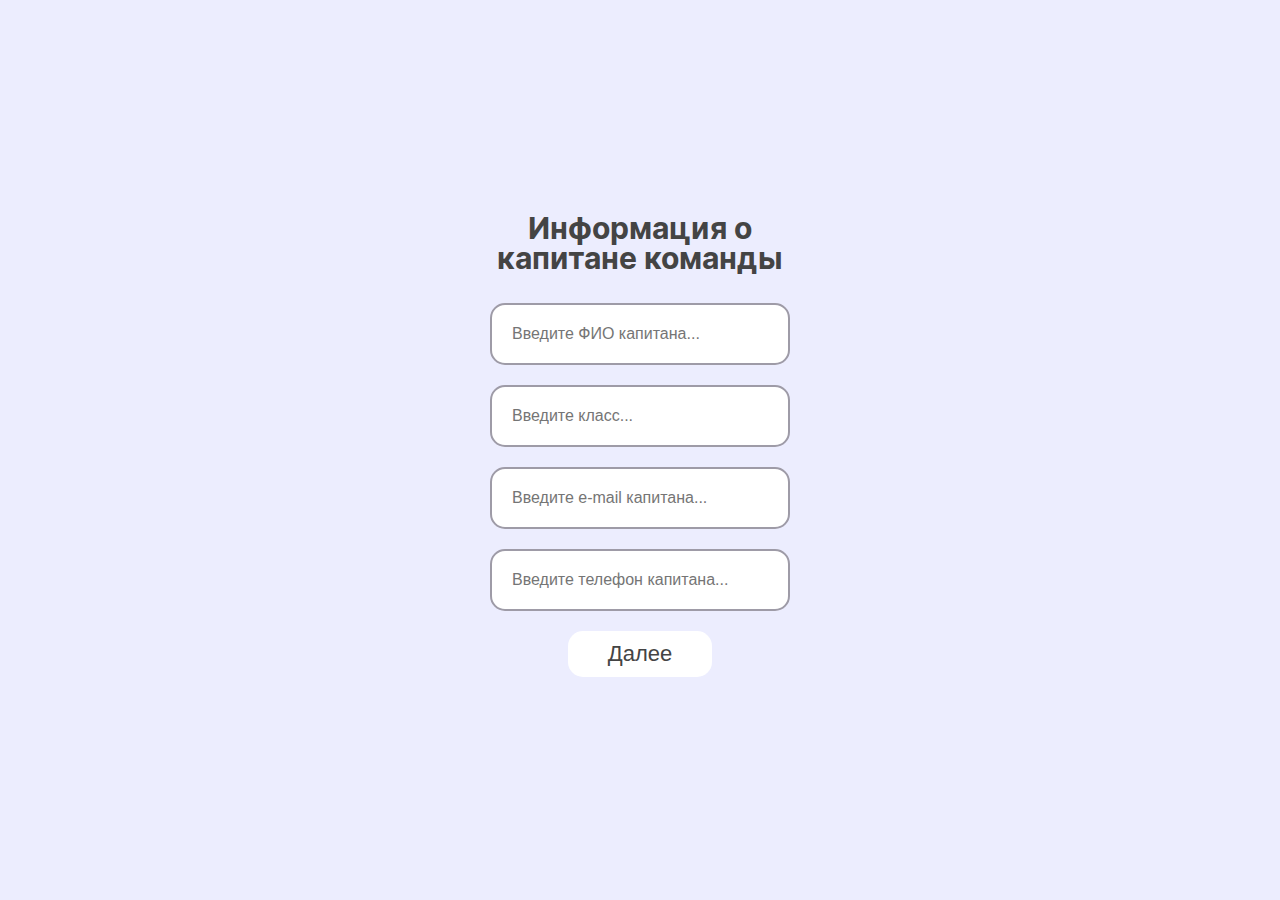
<file: captain_info.html>
<!DOCTYPE html>
<html lang="en">

<head>
    <script src="https://telegram.org/js/telegram-web-app.js"></script>
    <meta charset="UTF-8">
    <meta name="viewport" content="width=device-width, initial-scale=1.0, maximum-scale=1.0, user-scalable=no">

    <link rel="stylesheet" href="font/stylesheet.css"> 
    <link rel="stylesheet" href="style.css"> 

    <title>Registration Form</title>
</head>

<body>
    <div class="registration-form">
        <form id="registrationForm">
            <h2>Информация о капитане команды</h2>
            <div class="form-group">
                <input type="text" id="captainName" name="captainName" placeholder="Введите ФИО капитана..." required>
                <div class="error-message" id="captainNameError"></div>
            </div>
            <div class="form-group">
                <input type="number" id="captainClass" name="captainClass" placeholder="Введите класс..." required>
                <div class="error-message" id="captainClassError"></div>
            </div>
            <div class="form-group">
                <input type="email" id="cemail" name="cemail" placeholder="Введите e-mail капитана..." required>
                <div class="error-message" id="cemailError"></div>
            </div>
            <div class="form-group">
                <input type="tel" id="cphoneNumber" name="cphoneNumber" placeholder="Введите телефон капитана..." required>
                <div class="error-message" id="cphoneNumberError"></div>
            </div>
            <button type="submit">Далее</button>
        </form>
    </div>

    <script>
        document.getElementById('registrationForm').addEventListener('submit', function (event) {
            event.preventDefault();

            // Очистка предыдущих сообщений об ошибках
            const errorMessages = document.querySelectorAll('.error-message');
            errorMessages.forEach(error => error.textContent = '');

            let valid = true;

            // Универсальная функция валидации полей
            function validateField(id, errorId, validationFn) {
                const value = document.getElementById(id).value.trim();
                const errorMessage = validationFn(value);
                if (errorMessage) {
                    document.getElementById(errorId).textContent = errorMessage;
                    valid = false;
                }
            }

            // Функции валидации
            const isNotEmpty = value => {
                if (value.trim().length === 0) {
                return 'Поле обязательно к заполнению';
            }
            };

            const isEmailValid = value => !/^[^\s@]+@[^\s@]+\.[^\s@]+$/.test(value) ? 'Введите корректный адрес электронной почты.' : '';
            const isPhoneValid = value => !/^\+\d{11,}$/.test(value) ? 'Введите корректный номер телефона' : '';
            const isClassValid = value => {
                const number = parseInt(value, 10);
                if (isNaN(number) || number < 1 || number > 11) {
                return 'Значение должно быть числом от 1 до 11.';
                }
                return '';
            };

            // Проверка значений полей
            validateField('captainName', 'captainNameError', isNotEmpty);
            validateField('captainClass', 'captainClassError', isClassValid);
            validateField('cemail', 'cemailError', isEmailValid);
            validateField('cphoneNumber', 'cphoneNumberError', isPhoneValid);

            // Если все поля валидны, выполняем переход на следующую страницу
            if (valid) {
                window.location.href = 'participant_1.html'; // Переход на следующую страницу
            }
        });

    </script>
</body>

</html>
</file>
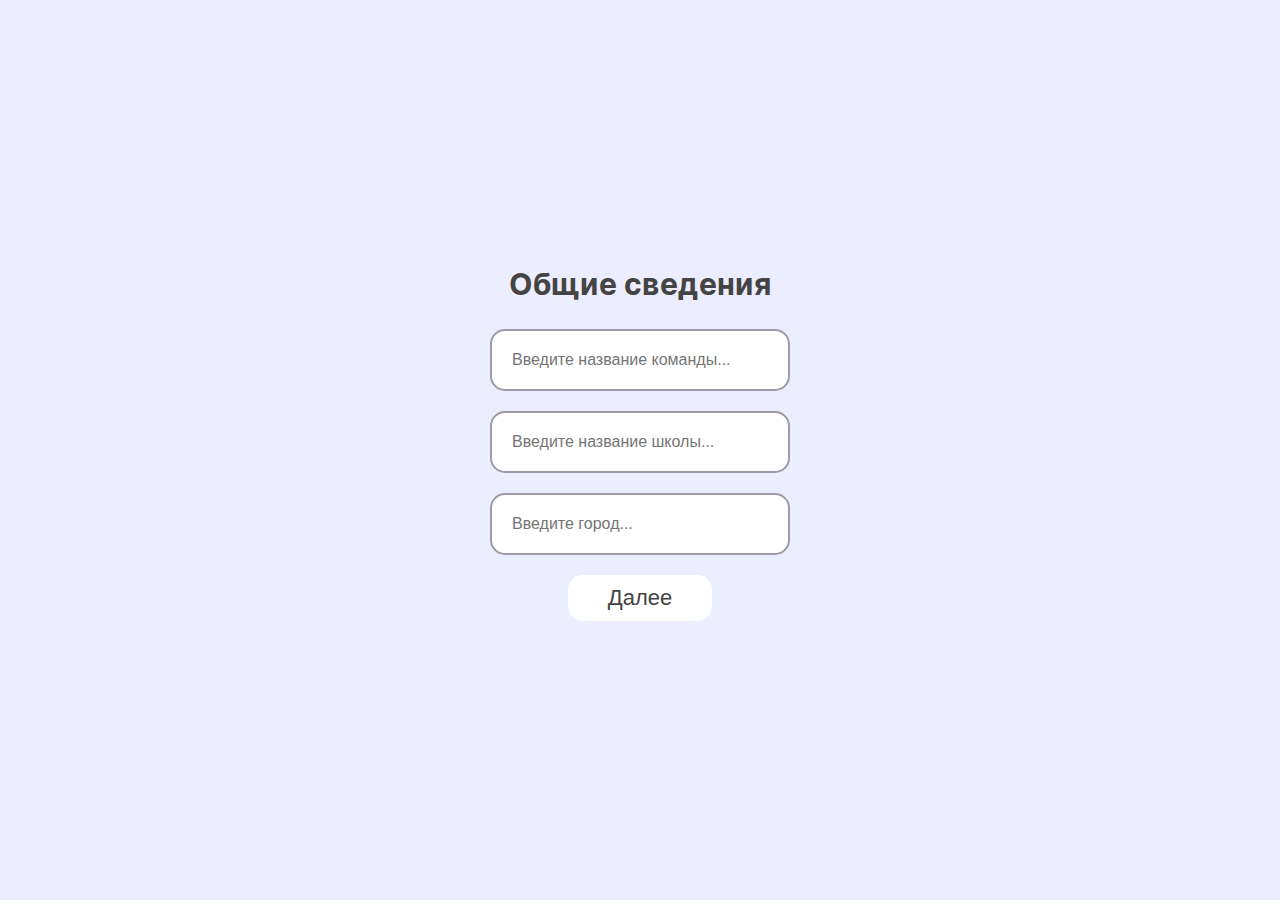
<file: general_information.html>
<!DOCTYPE html>
<html lang="en">

<head>
    <script src="https://telegram.org/js/telegram-web-app.js"></script>
    <meta charset="UTF-8">
    <meta name="viewport" content="width=device-width, initial-scale=1.0, maximum-scale=1.0, user-scalable=no">

    <link rel="stylesheet" href="font/stylesheet.css">
    <link rel="stylesheet" href="style.css">

    <title>Registration Form</title>
</head>

<body>
    <div class="registration-form">
        <form id="registrationForm">
            <h2>Общие сведения</h2>
            <div class="form-group">
                <input type="text" id="comandName" name="comandName" placeholder="Введите название команды..." required>
                <div class="error-message" id="comandNameError"></div>
            </div>
            <div class="form-group">
                <input type="text" id="schoolName" name="schoolName" placeholder="Введите название школы..." required>
                <div class="error-message" id="schoolNameError"></div>
            </div>
            <div class="form-group">
                <input type="text" id="cityName" name="cityName" placeholder="Введите город..." required>
                <div class="error-message" id="cityNameError"></div>
            </div>
            <button type="submit">Далее</button>
        </form>
    </div>

    <script>
        document.getElementById('registrationForm').addEventListener('submit', function (event) {
            event.preventDefault();

            // Очистка предыдущих сообщений об ошибках
            const errorMessages = document.querySelectorAll('.error-message');
            errorMessages.forEach(error => error.textContent = '');

            let valid = true;

            // Универсальная функция валидации полей
            function validateField(id, errorId, validationFn) {
                const value = document.getElementById(id).value.trim();
                const errorMessage = validationFn(value);
                if (errorMessage) {
                    document.getElementById(errorId).textContent = errorMessage;
                    valid = false;
                }
            }

            // Функции валидации
            const isNotEmpty = value => {
                if (value.trim().length === 0) {
                    return 'Поле обязательно к заполнению';
                }
            };

            // Проверка значений полей
            validateField('comandName', 'comandNameError', isNotEmpty);
            validateField('schoolName', 'schoolNameError', isNotEmpty);
            validateField('cityName', 'cityNameError', isNotEmpty);
            
            // Если все поля валидны, выполняем переход на следующую страницу
            if (valid) {
                window.location.href = 'mentor.html'; // Переход на следующую страницу
            }
        });

    </script>
</body>

</html>
</file>
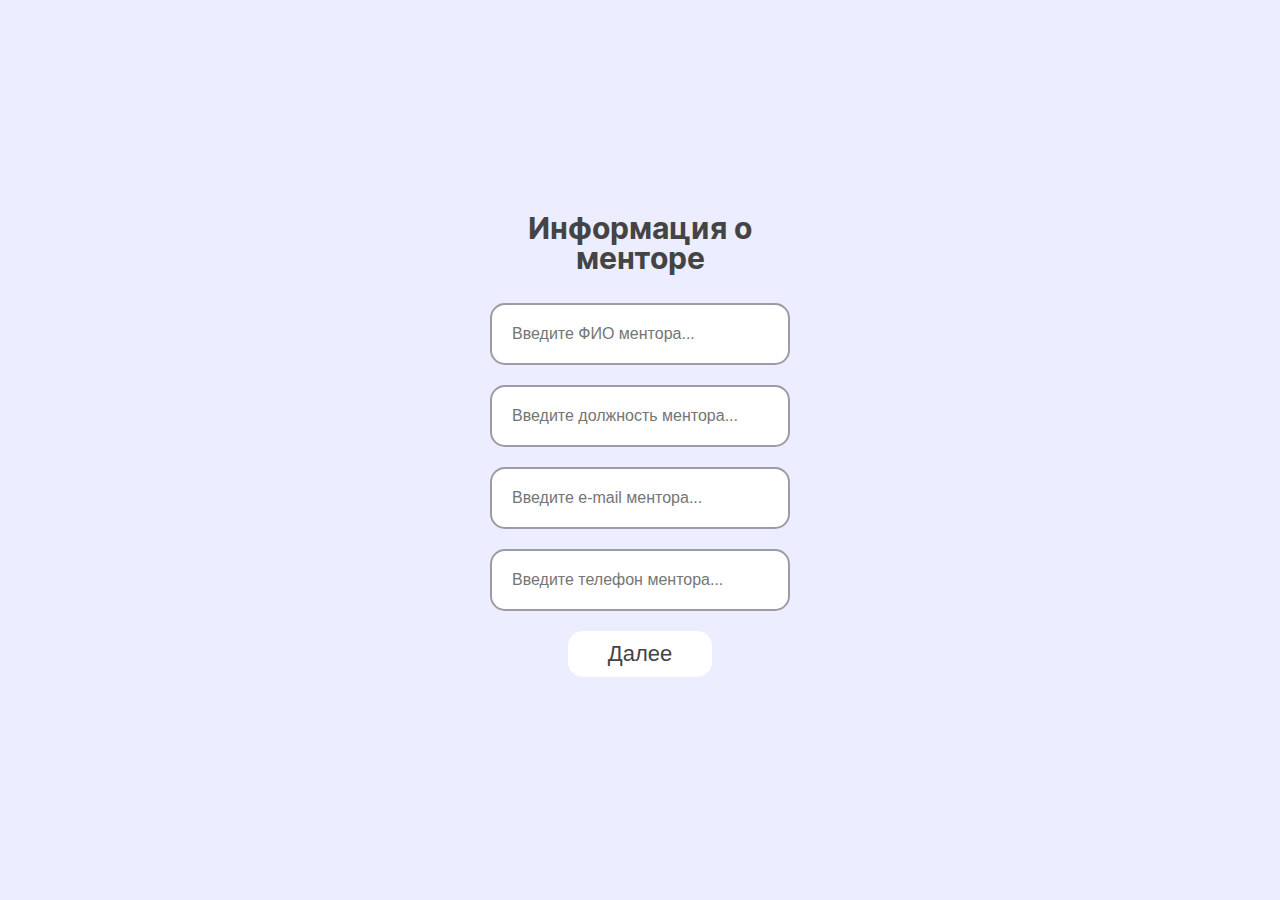
<file: mentor.html>
<!DOCTYPE html>
<html lang="en">

<head>
    <script src="https://telegram.org/js/telegram-web-app.js"></script>
    <meta charset="UTF-8">
    <meta name="viewport" content="width=device-width, initial-scale=1.0, maximum-scale=1.0, user-scalable=no">

    <link rel="stylesheet" href="font/stylesheet.css"> 
    <link rel="stylesheet" href="style.css"> 

    <title>Registration Form</title>
</head>

<body>
    <div class="registration-form">
        <form id="registrationForm">
            <h2>Информация о менторе</h2>
            <div class="form-group">
                <input type="text" id="mName" name="mName" placeholder="Введите ФИО ментора..." required>
                <div class="error-message" id="mNameError"></div>
            </div>
            <div class="form-group">
                <input type="text" id="mPost" name="mPost" placeholder="Введите должность ментора..." required>
                <div class="error-message" id="mPostError"></div>
            </div>
            <div class="form-group">
                <input type="email" id="memail" name="memail" placeholder="Введите e-mail ментора..." required>
                <div class="error-message" id="memailError"></div>
            </div>
            <div class="form-group">
                <input type="tel" id="mphoneNumber" name="mphoneNumber" placeholder="Введите телефон ментора..." required>
                <div class="error-message" id="mphoneNumberError"></div>
            </div>
            <button type="submit">Далее</button>
        </form>
    </div>

    <script>
        document.getElementById('registrationForm').addEventListener('submit', function (event) {
            event.preventDefault();

            // Очистка предыдущих сообщений об ошибках
            const errorMessages = document.querySelectorAll('.error-message');
            errorMessages.forEach(error => error.textContent = '');

            let valid = true;

            // Универсальная функция валидации полей
            function validateField(id, errorId, validationFn) {
                const value = document.getElementById(id).value.trim();
                const errorMessage = validationFn(value);
                if (errorMessage) {
                    document.getElementById(errorId).textContent = errorMessage;
                    valid = false;
                }
            }

            // Функции валидации
            const isNotEmpty = value => {
                if (value.trim().length === 0) {
                return 'Поле обязательно к заполнению';
            }
            };

            const isEmailValid = value => !/^[^\s@]+@[^\s@]+\.[^\s@]+$/.test(value) ? 'Введите корректный адрес электронной почты.' : '';
            const isPhoneValid = value => !/^\+\d{11,}$/.test(value) ? 'Введите корректный номер телефона' : '';

            // Проверка значений полей
            validateField('mName', 'mNameError', isNotEmpty);
            validateField('mPost', 'mPostError', isNotEmpty);
            validateField('memail', 'memailError', isEmailValid);
            validateField('mphoneNumber', 'mphoneNumberError', isPhoneValid);

            // Если все поля валидны, выполняем переход на следующую страницу
            if (valid) {
                window.location.href = 'captain_info.html'; // Переход на следующую страницу
            }
        });

    </script>
</body>

</html>
</file>
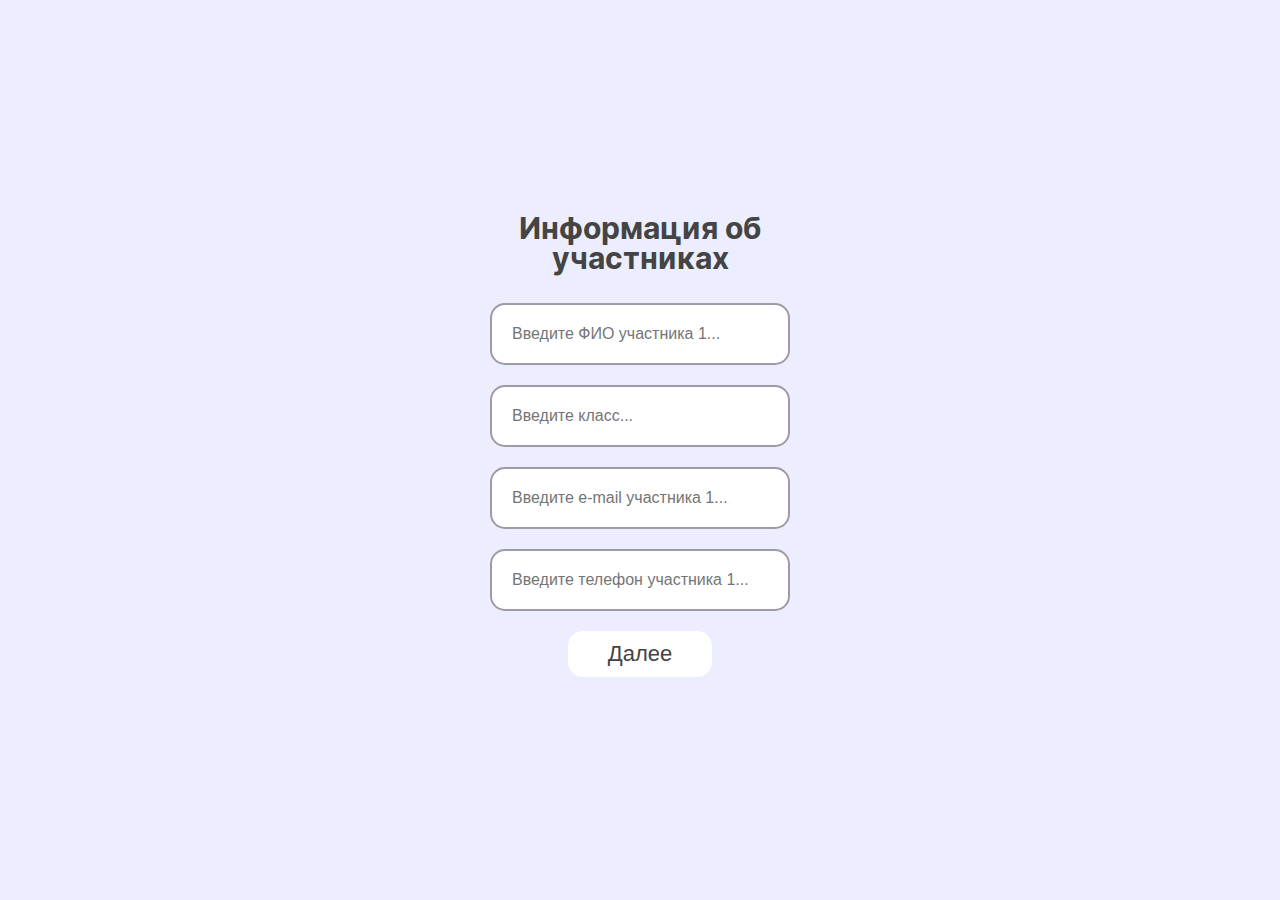
<file: participant_1.html>
<!DOCTYPE html>
<html lang="en">

<head>
    <script src="https://telegram.org/js/telegram-web-app.js"></script>
    <meta charset="UTF-8">
    <meta name="viewport" content="width=device-width, initial-scale=1.0, maximum-scale=1.0, user-scalable=no">

    <link rel="stylesheet" href="font/stylesheet.css"> 
    <link rel="stylesheet" href="style.css"> 

    <title>Registration Form</title>
</head>

<body>
    <div class="registration-form">
        <form id="registrationForm">
            <h2>Информация об участниках</h2>
            <div class="form-group">
                <input type="text" id="uch1Name" name="uch1Name" placeholder="Введите ФИО участника 1..." required>
                <div class="error-message" id="uch1NameError"></div>
            </div>
            <div class="form-group">
                <input type="number" id="uch1Class" name="uch1Class" placeholder="Введите класс..." required>
                <div class="error-message" id="uch1ClassError"></div>
            </div>
            <div class="form-group">
                <input type="email" id="uch1email" name="uch1email" placeholder="Введите e-mail участника 1..." required>
                <div class="error-message" id="uch1emailError"></div>
            </div>
            <div class="form-group">
                <input type="tel" id="uch1phoneNumber" name="uch1phoneNumber" placeholder="Введите телефон участника 1..." required>
                <div class="error-message" id="uch1phoneNumberError"></div>
            </div>
            <button type="submit">Далее</button>
        </form>
    </div>

    <script>
        document.getElementById('registrationForm').addEventListener('submit', function (event) {
            event.preventDefault();

            // Очистка предыдущих сообщений об ошибках
            const errorMessages = document.querySelectorAll('.error-message');
            errorMessages.forEach(error => error.textContent = '');

            let valid = true;

            // Универсальная функция валидации полей
            function validateField(id, errorId, validationFn) {
                const value = document.getElementById(id).value.trim();
                const errorMessage = validationFn(value);
                if (errorMessage) {
                    document.getElementById(errorId).textContent = errorMessage;
                    valid = false;
                }
            }

            // Функции валидации
            const isNotEmpty = value => {
                if (value.trim().length === 0) {
                return 'Поле обязательно к заполнению';
            }
            };

            const isEmailValid = value => !/^[^\s@]+@[^\s@]+\.[^\s@]+$/.test(value) ? 'Введите корректный адрес электронной почты.' : '';
            const isPhoneValid = value => !/^\+\d{11,}$/.test(value) ? 'Введите корректный номер телефона' : '';
            const isClassValid = value => {
                const number = parseInt(value, 10);
                if (isNaN(number) || number < 1 || number > 11) {
                return 'Значение должно быть числом от 1 до 11.';
                }
                return '';
            };

            // Проверка значений полей
            validateField('uch1Name', 'uch1NameError', isNotEmpty);
            validateField('uch1Class', 'uch1ClassError', isClassValid);
            validateField('uch1email', 'uch1emailError', isEmailValid);
            validateField('uch1phoneNumber', 'uch1phoneNumberError', isPhoneValid);
            
            // Если все поля валидны, выполняем переход на следующую страницу
            if (valid) {
                window.location.href = 'participant_2.html'; // Переход на следующую страницу
            }
        });

    </script>
</body>

</html>
</file>
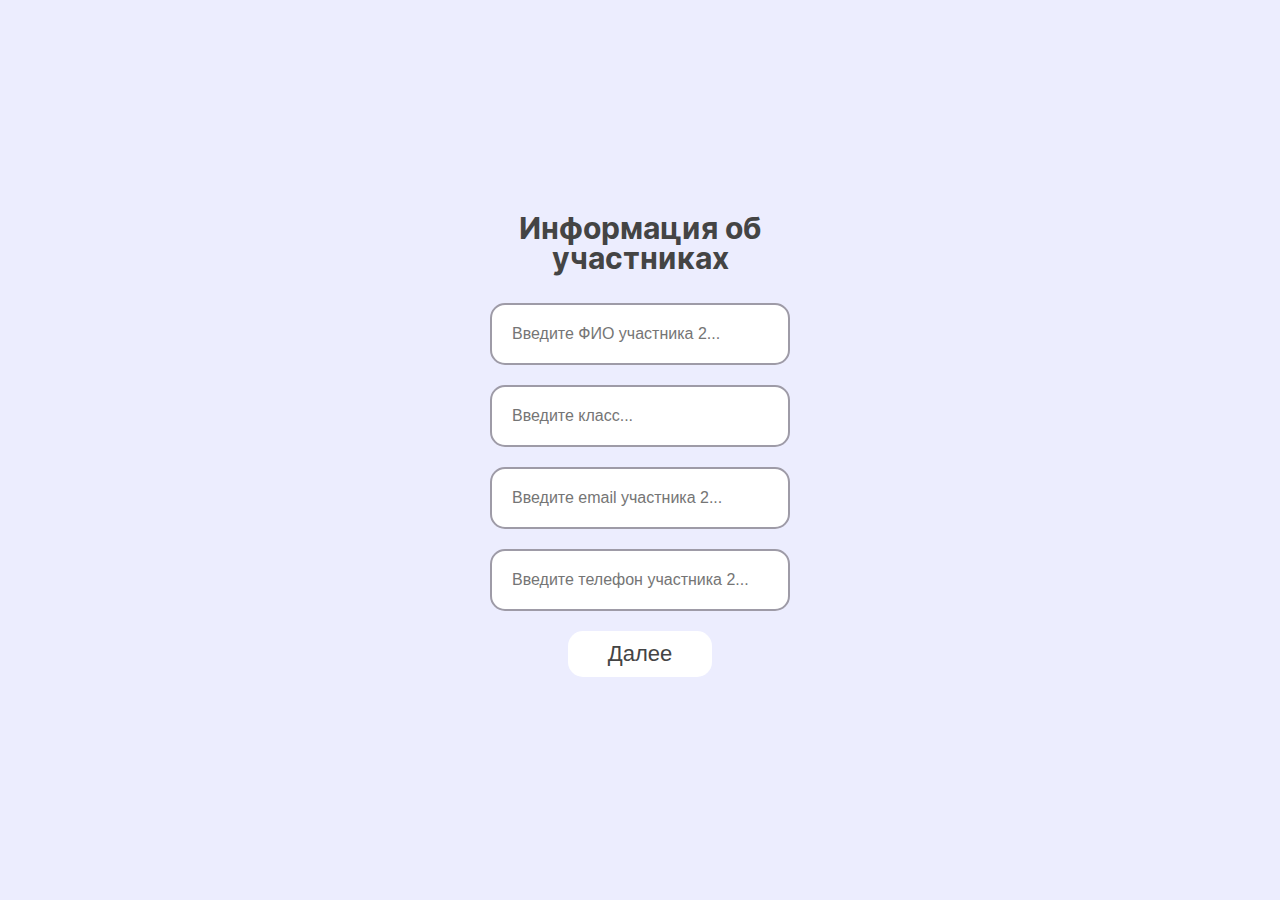
<file: participant_2.html>
<!DOCTYPE html>
<html lang="en">

<head>
    <script src="https://telegram.org/js/telegram-web-app.js"></script>
    <meta charset="UTF-8">
    <meta name="viewport" content="width=device-width, initial-scale=1.0, maximum-scale=1.0, user-scalable=no">

    <link rel="stylesheet" href="font/stylesheet.css"> 
    <link rel="stylesheet" href="style.css"> 

    <title>Registration Form</title>
</head>

<body>
    <div class="registration-form">
        <form id="registrationForm">
            <h2>Информация об участниках</h2>
            <div class="form-group">
                <input type="text" id="uch2Name" name="uch2Name" placeholder="Введите ФИО участника 2..." required>
                <div class="error-message" id="uch2NameError"></div>
            </div>
            <div class="form-group">
                <input type="number" id="uch2Class" name="uch2Class" placeholder="Введите класс..." required>
                <div class="error-message" id="uch2ClassError"></div>
            </div>
            <div class="form-group">
                <input type="email" id="uch2email" name="uch2email" placeholder="Введите email участника 2..." required>
                <div class="error-message" id="uch2emailError"></div>
            </div>
            <div class="form-group">
                <input type="tel" id="uch2phoneNumber" name="uch2phoneNumber" placeholder="Введите телефон участника 2..." required>
                <div class="error-message" id="uch2phoneNumberError"></div>
            </div>
            <button type="submit">Далее</button>
        </form>
    </div>

    <script>
        document.getElementById('registrationForm').addEventListener('submit', function (event) {
            event.preventDefault();

            // Очистка предыдущих сообщений об ошибках
            const errorMessages = document.querySelectorAll('.error-message');
            errorMessages.forEach(error => error.textContent = '');

            let valid = true;

            // Универсальная функция валидации полей
            function validateField(id, errorId, validationFn) {
                const value = document.getElementById(id).value.trim();
                const errorMessage = validationFn(value);
                if (errorMessage) {
                    document.getElementById(errorId).textContent = errorMessage;
                    valid = false;
                }
            }

            // Функции валидации
            const isNotEmpty = value => {
                if (value.trim().length === 0) {
                return 'Поле обязательно к заполнению';
            }
            };

            const isEmailValid = value => !/^[^\s@]+@[^\s@]+\.[^\s@]+$/.test(value) ? 'Введите корректный адрес электронной почты.' : '';
            const isPhoneValid = value => !/^\+\d{11,}$/.test(value) ? 'Введите корректный номер телефона' : '';
            const isClassValid = value => {
                const number = parseInt(value, 10);
                if (isNaN(number) || number < 1 || number > 11) {
                return 'Значение должно быть числом от 1 до 11.';
                }
                return '';
            };

            // Проверка значений полей
            validateField('uch2Name', 'uch2NameError', isNotEmpty);
            validateField('uch2Class', 'uch2ClassError', isClassValid);
            validateField('uch2email', 'uch2emailError', isEmailValid);
            validateField('uch2phoneNumber', 'uch2phoneNumberError', isPhoneValid);
            
            // Если все поля валидны, выполняем переход на следующую страницу
            if (valid) {
                window.location.href = 'participant_3.html'; // Переход на следующую страницу
            }
        });

    </script>
</body>

</html>
</file>
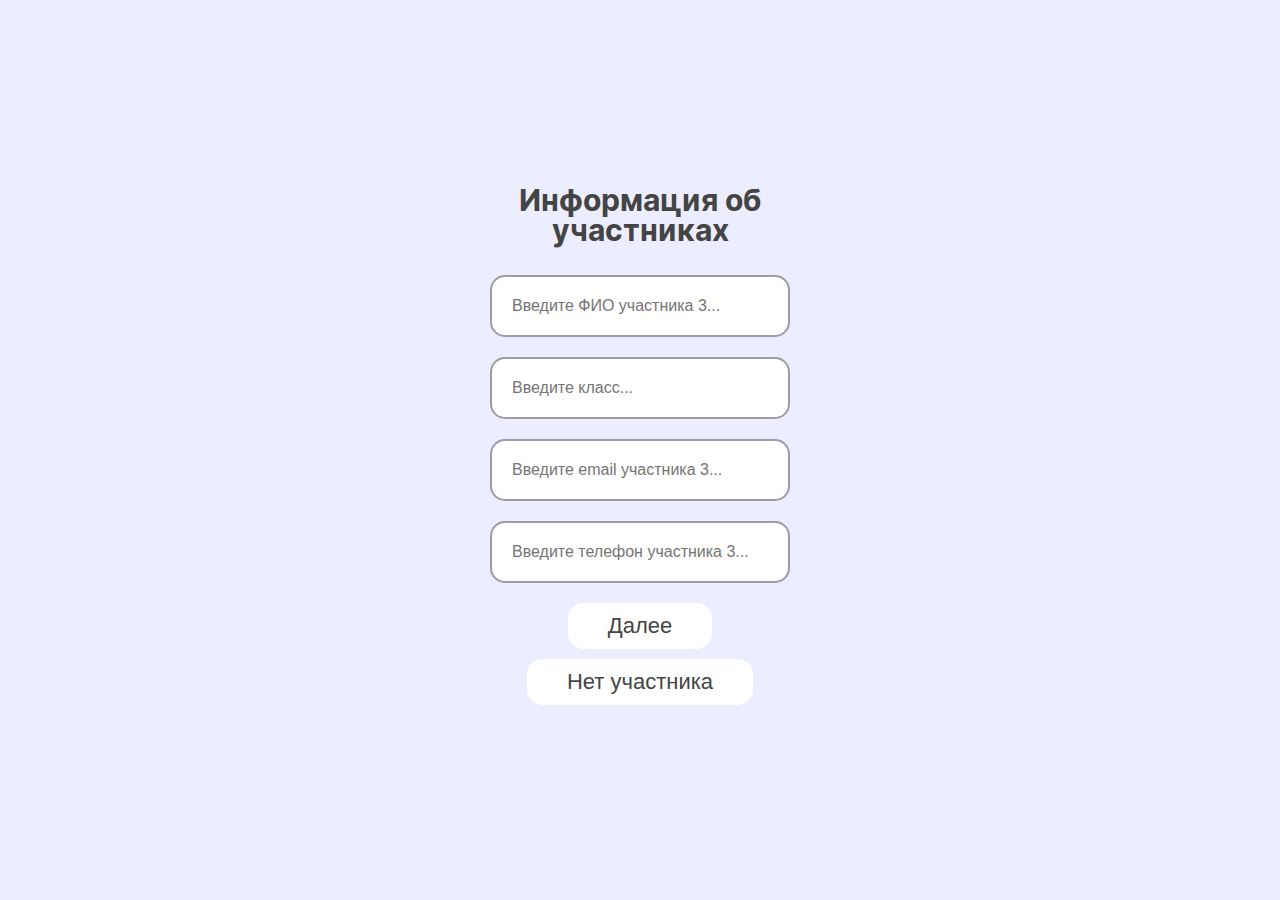
<file: participant_3.html>
<!DOCTYPE html>
<html lang="en">

<head>
    <script src="https://telegram.org/js/telegram-web-app.js"></script>
    <meta charset="UTF-8">
    <meta name="viewport" content="width=device-width, initial-scale=1.0, maximum-scale=1.0, user-scalable=no">

    <link rel="stylesheet" href="font/stylesheet.css"> 
    <link rel="stylesheet" href="style.css"> 

    <title>Registration Form</title>
</head>

<body>
    <div class="registration-form">
        <form id="registrationForm">
            <h2>Информация об участниках</h2>
            <div class="form-group">
                <input type="text" id="uch3Name" name="uch3Name" placeholder="Введите ФИО участника 3..." required>
                <div class="error-message" id="uch3NameError"></div>
            </div>
            <div class="form-group">
                <input type="number" id="uch3Class" name="uch3Class" placeholder="Введите класс..." required>
                <div class="error-message" id="uch3ClassError"></div>
            </div>
            <div class="form-group">
                <input type="email" id="uch3email" name="uch3email" placeholder="Введите email участника 3..." required>
                <div class="error-message" id="uch3emailError"></div>
            </div>
            <div class="form-group">
                <input type="tel" id="uch3phoneNumber" name="uch3phoneNumber" placeholder="Введите телефон участника 3..." required>
                <div class="error-message" id="uch3phoneNumberError"></div>
            </div>
            <button type="submit" id="nextButton">Далее</button>
            <button type="button" id="noParticipantButton">Нет участника</button>
        </form>
    </div>

    <script>
        // Обработка формы при нажатии на кнопку "Далее"
        document.getElementById('registrationForm').addEventListener('submit', function (event) {
            event.preventDefault();

            // Очистка предыдущих сообщений об ошибках
            const errorMessages = document.querySelectorAll('.error-message');
            errorMessages.forEach(error => error.textContent = '');

            let valid = true;

            // Универсальная функция валидации полей
            function validateField(id, errorId, validationFn) {
                const value = document.getElementById(id).value.trim();
                const errorMessage = validationFn(value);
                if (errorMessage) {
                    document.getElementById(errorId).textContent = errorMessage;
                    valid = false;
                }
            }

            // Функции валидации
            const isNotEmpty = value => value.trim().length === 0 ? 'Поле обязательно к заполнению' : '';
            const isEmailValid = value => !/^[^\s@]+@[^\s@]+\.[^\s@]+$/.test(value) ? 'Введите корректный адрес электронной почты.' : '';
            const isPhoneValid = value => !/^\+\d{11,}$/.test(value) ? 'Введите корректный номер телефона' : '';
            const isClassValid = value => {
                const number = parseInt(value, 10);
                return (isNaN(number) || number < 1 || number > 11) ? 'Значение должно быть числом от 1 до 11.' : '';
            };

            // Проверка значений полей
            validateField('uch3Name', 'uch3NameError', isNotEmpty);
            validateField('uch3Class', 'uch3ClassError', isClassValid);
            validateField('uch3email', 'uch3emailError', isEmailValid);
            validateField('uch3phoneNumber', 'uch3phoneNumberError', isPhoneValid);
            
            // Если все поля валидны, выполняем переход на следующую страницу
            if (valid) {
                window.location.href = 'photo.html'; // Переход на следующую страницу
            }
        });

        // Обработка кнопки "Нет участника"
        document.getElementById('noParticipantButton').addEventListener('click', function () {
            window.location.href = 'photo.html'; // Переход на следующую страницу без проверок
        });
    </script>
</body>

</html>
</file>
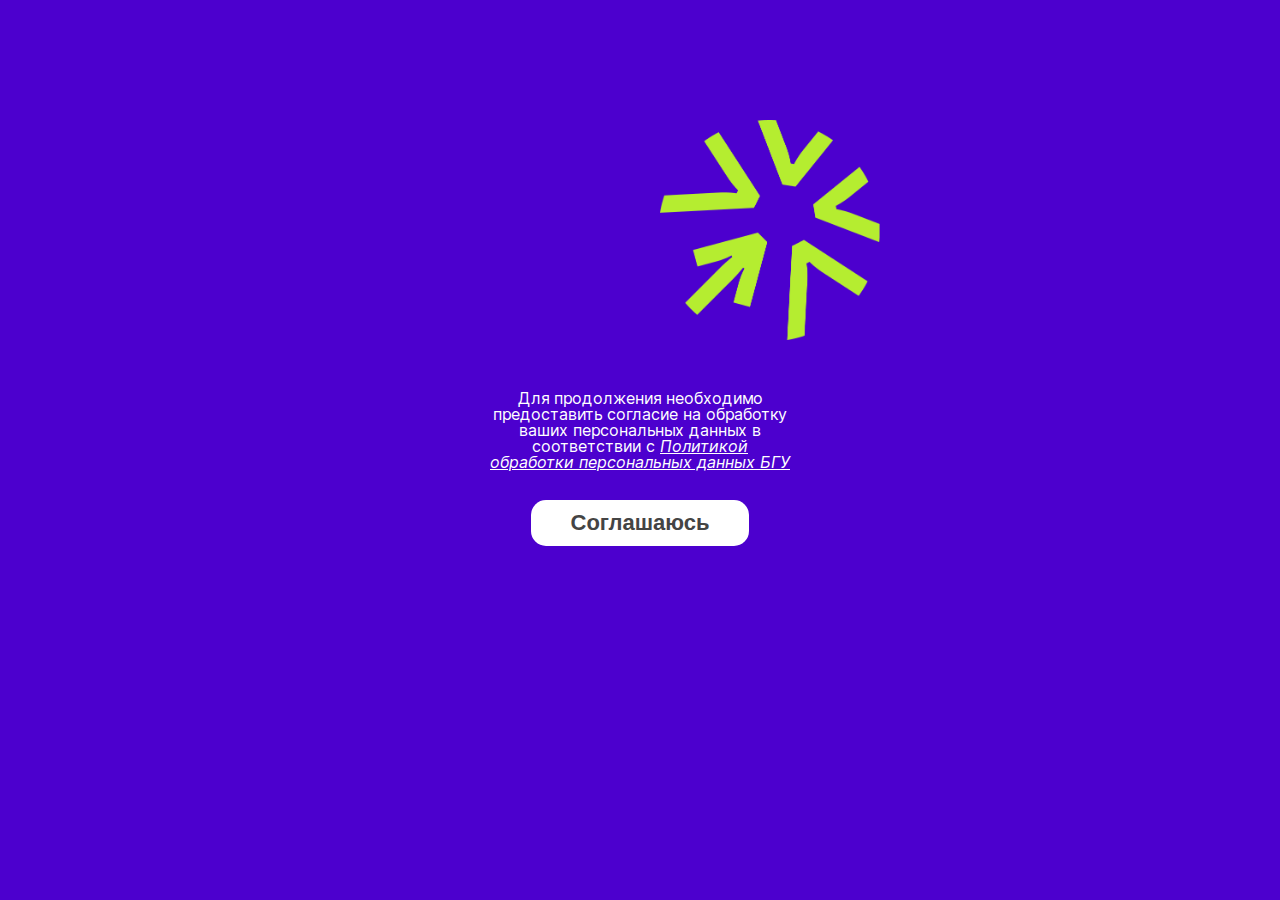
<file: privacy_policy.html>
<!DOCTYPE html>
<html lang="en">

<head>
    <script src="https://telegram.org/js/telegram-web-app.js"></script>
    <meta charset="UTF-8">
    <meta name="viewport" content="width=device-width, initial-scale=1.0, maximum-scale=1.0, user-scalable=no">

    <link rel="stylesheet" href="font/stylesheet.css"> 
    <link rel="stylesheet" href="styles.css"> 

    <title>Registration Form</title>
</head>

<body>
    <div class="registration-form">
        <img src="image/logo.png" class="corner-image">
        <h6>Для продолжения необходимо предоставить согласие на обработку ваших персональных данных в соответствии с 
            <a href="https://bsu.by/upload/%D0%9F%D0%BE%D0%BB%D0%B8%D1%82%D0%B8%D0%BA%D0%B0_%D0%BE%D0%B1_%D0%BE%D0%B1%D1%80%D0%B0%D0%B1%D0%BE%D1%82%D0%BA%D0%B5_%D0%BF%D0%B5%D1%80%D1%81%D0%BE%D0%BD%D0%B0%D0%BB%D1%8C%D0%BD%D1%8B%D1%85_%D0%B4%D0%B0%D0%BD%D0%BD%D1%8B%D1%852024.pdf" 
            class="link" target="_blank">Политикой обработки персональных данных БГУ</a>
        </h6>
        <a href="general_information.html">
            <button type="submit">Соглашаюсь</button>    
        </a>
    </div>
</body>

</html>
</file>
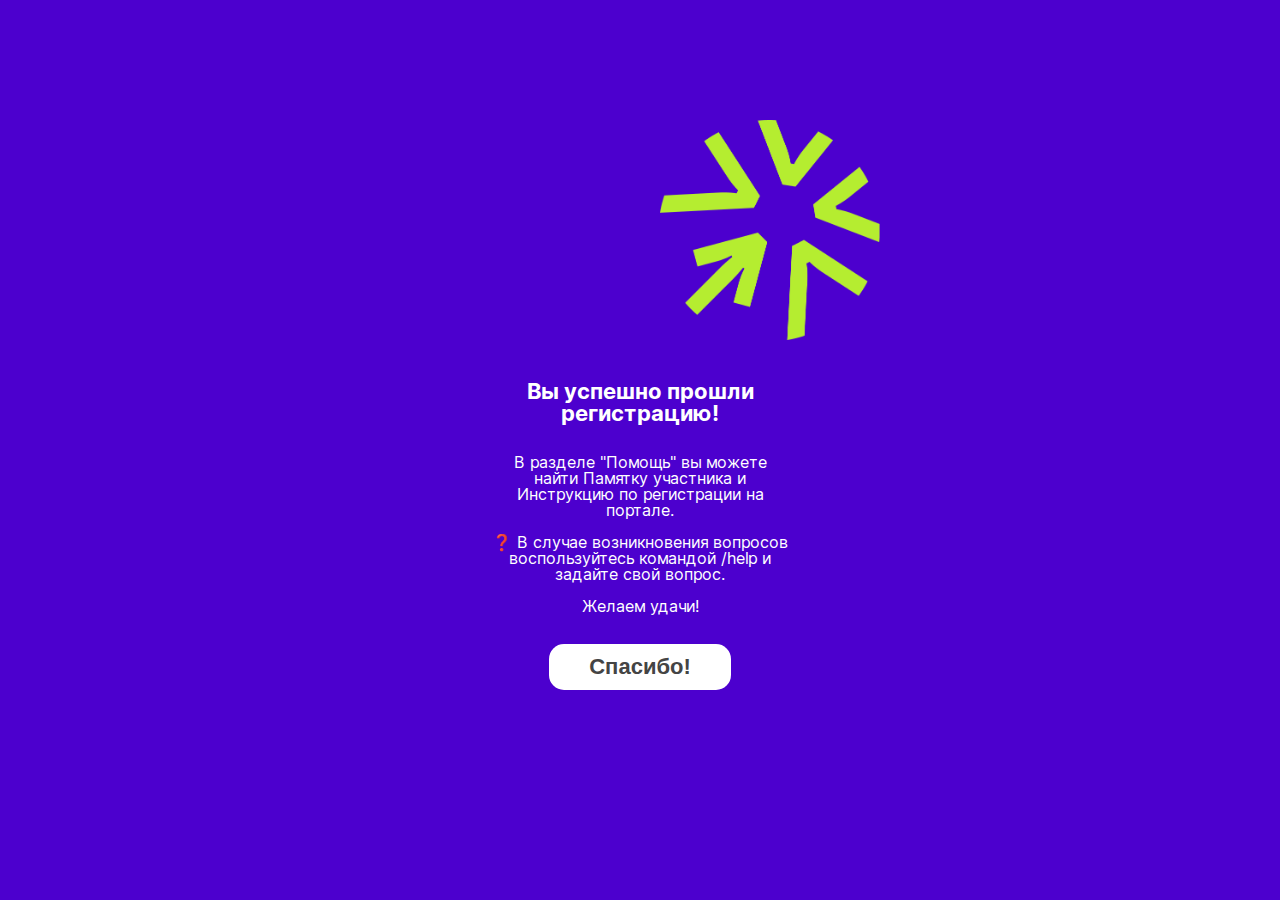
<file: registration_end.html>
<!DOCTYPE html>
<html lang="en">

<head>
    <script src="https://telegram.org/js/telegram-web-app.js"></script>
    <meta charset="UTF-8">
    <meta name="viewport" content="width=device-width, initial-scale=1.0, maximum-scale=1.0, user-scalable=no">

    <link rel="stylesheet" href="font/stylesheet.css">
    <link rel="stylesheet" href="styles.css">

    <title>Registration Form</title>

    <script>
        function redirectToHome() {
            window.location.href = "index.html";
        }
    </script>
</head>

<body>
    <div class="registration-form">
        <img src="image/logo.png" class="corner-image" alt="Logo">
        <h2>Вы успешно прошли регистрацию!</h2>
        <div>
            <h6 style="text-align: center;"> В разделе "Помощь" вы можете найти Памятку участника и Инструкцию по регистрации на портале.
                <br><br>❓ В случае возникновения вопросов воспользуйтесь командой /help и задайте свой вопрос.
                <br><br>Желаем удачи!</h6>    
        </div>
        <button type="button" onclick="redirectToHome()">Спасибо!</button>
    </div>
</body>

</html>
</file>
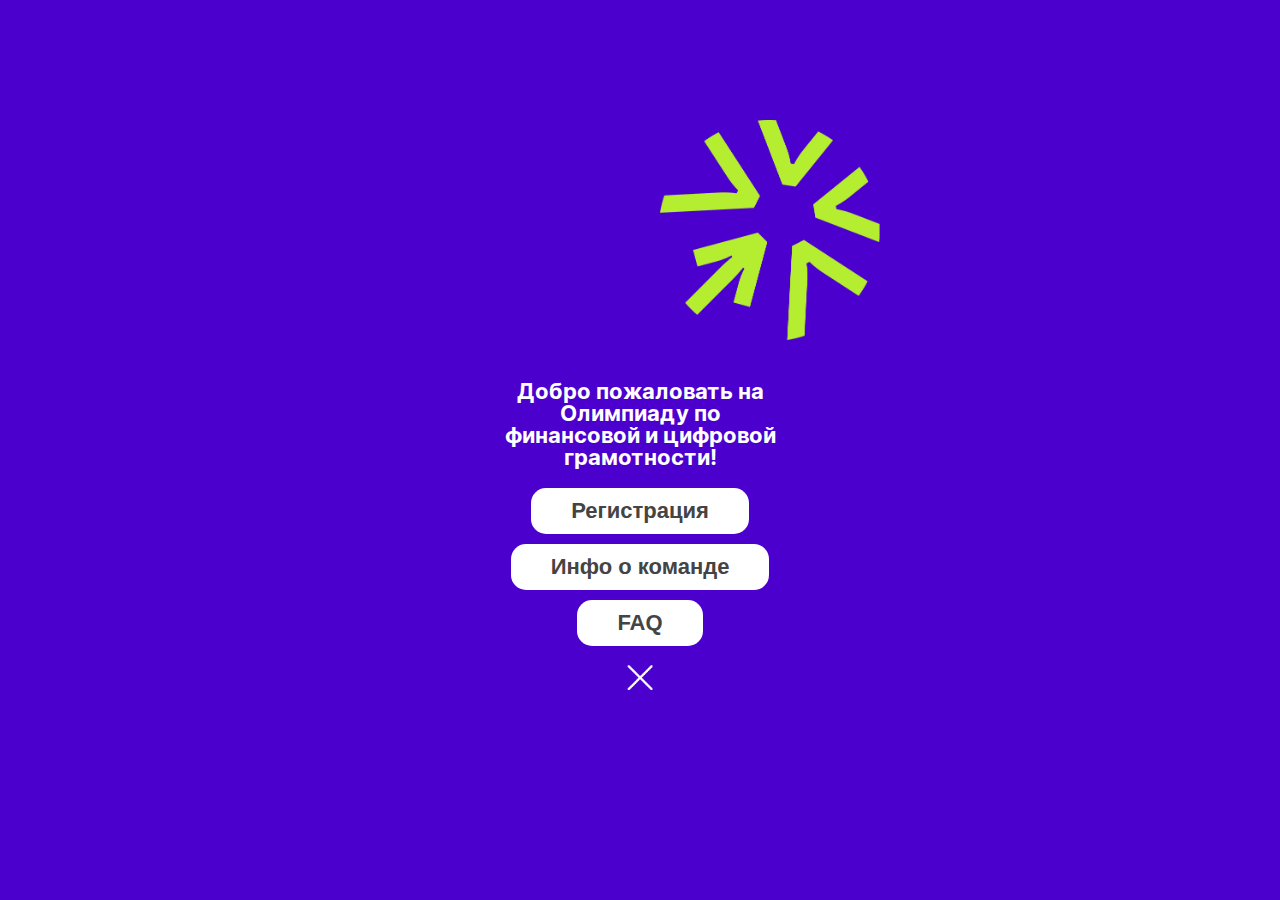
<file: selection.html>
<!DOCTYPE html>
<html lang="en">

<head>
    <script src="https://telegram.org/js/telegram-web-app.js"></script>
    <meta charset="UTF-8">
    <meta name="viewport" content="width=device-width, initial-scale=1.0, maximum-scale=1.0, user-scalable=no">

    <link rel="stylesheet" href="font/stylesheet.css"> 
    <link rel="stylesheet" href="styles.css"> 

    <title>Registration Form</title>
</head>

<body>
    <div class="registration-form">
        <img src="image/logo.png" class="corner-image">
        <h2>Добро пожаловать на Олимпиаду по финансовой и цифровой грамотности!</h2>
        <a href="privacy_policy.html">
            <button type="submit">Регистрация</button>
        </a>
        <button type="submit">Инфо о команде</button>
        <button type="submit">FAQ</button>
        <a href="index.html"> 
            <img src="image/cross.png" class="bottom-icon-cross" alt="Закрыть"> <!-- alt добавлен для доступности и SEO -->
        </a>    
    </div>
</body>

</html>
</file>
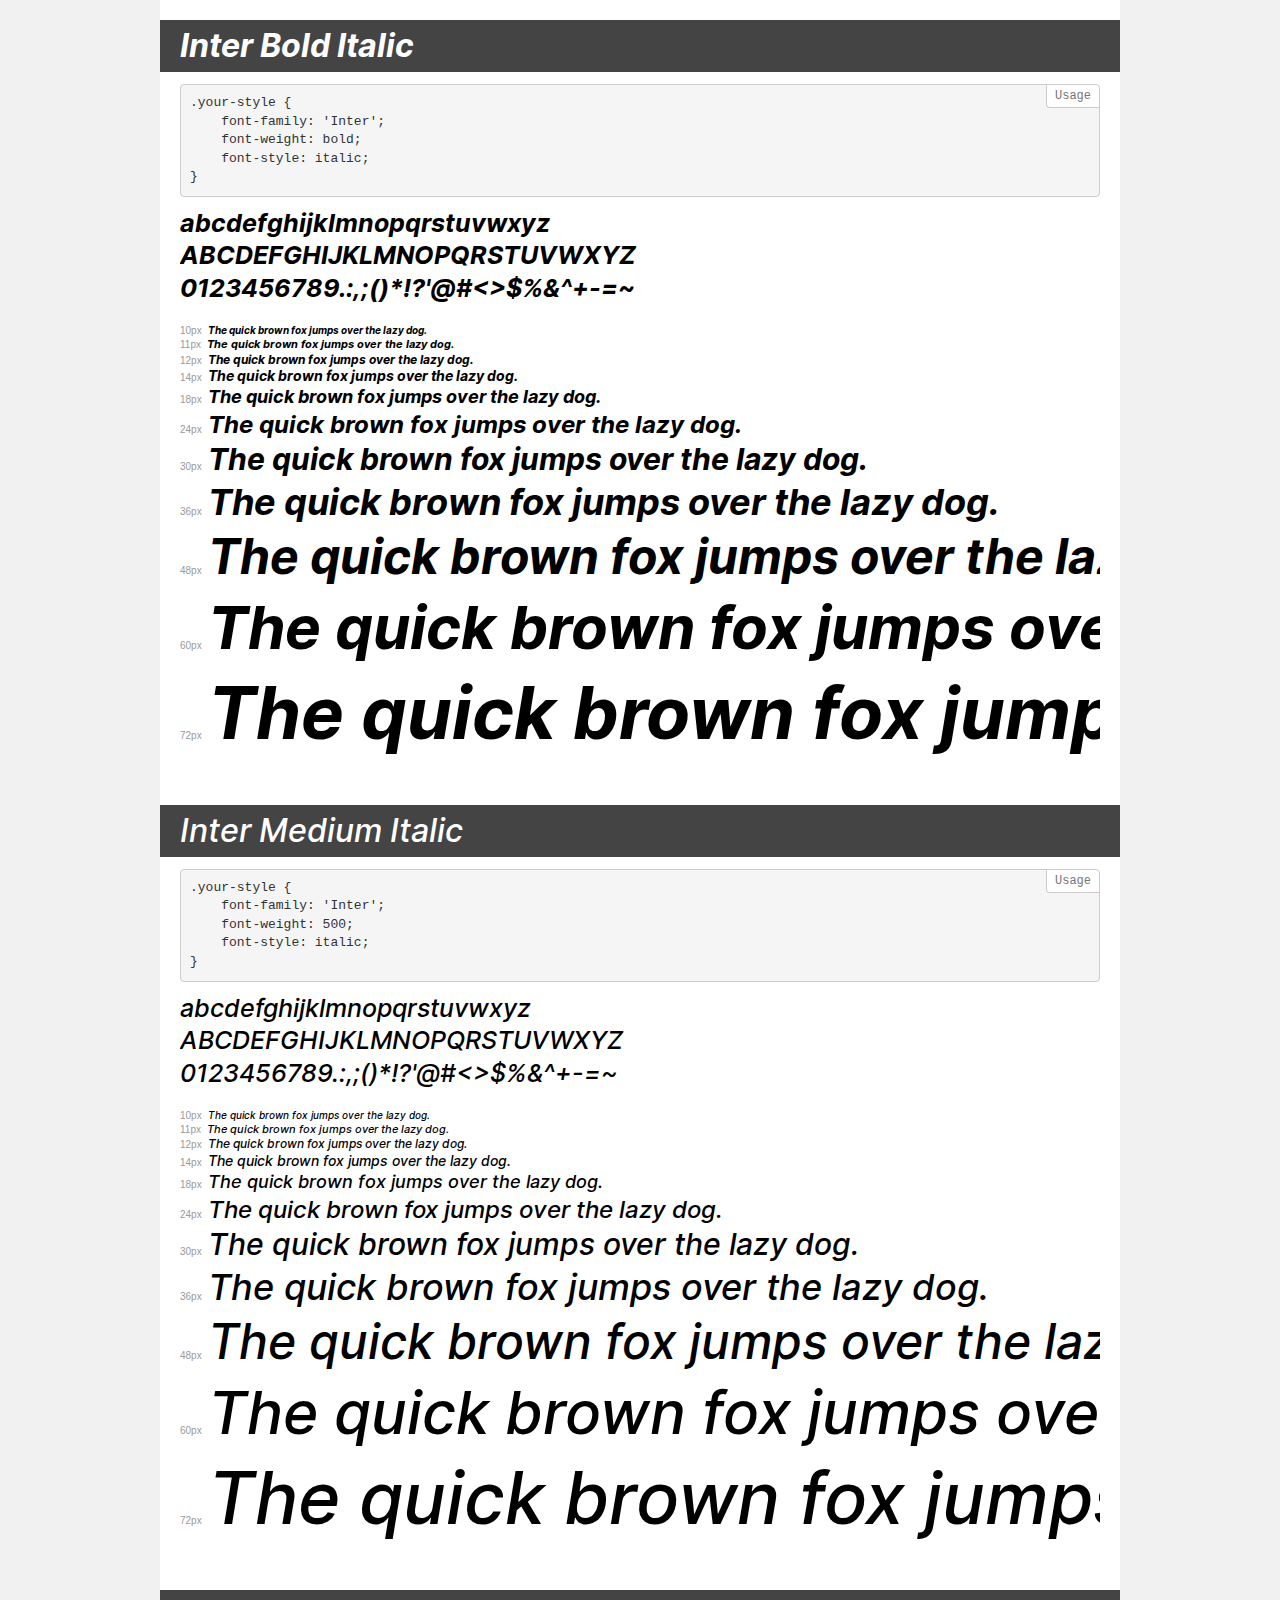
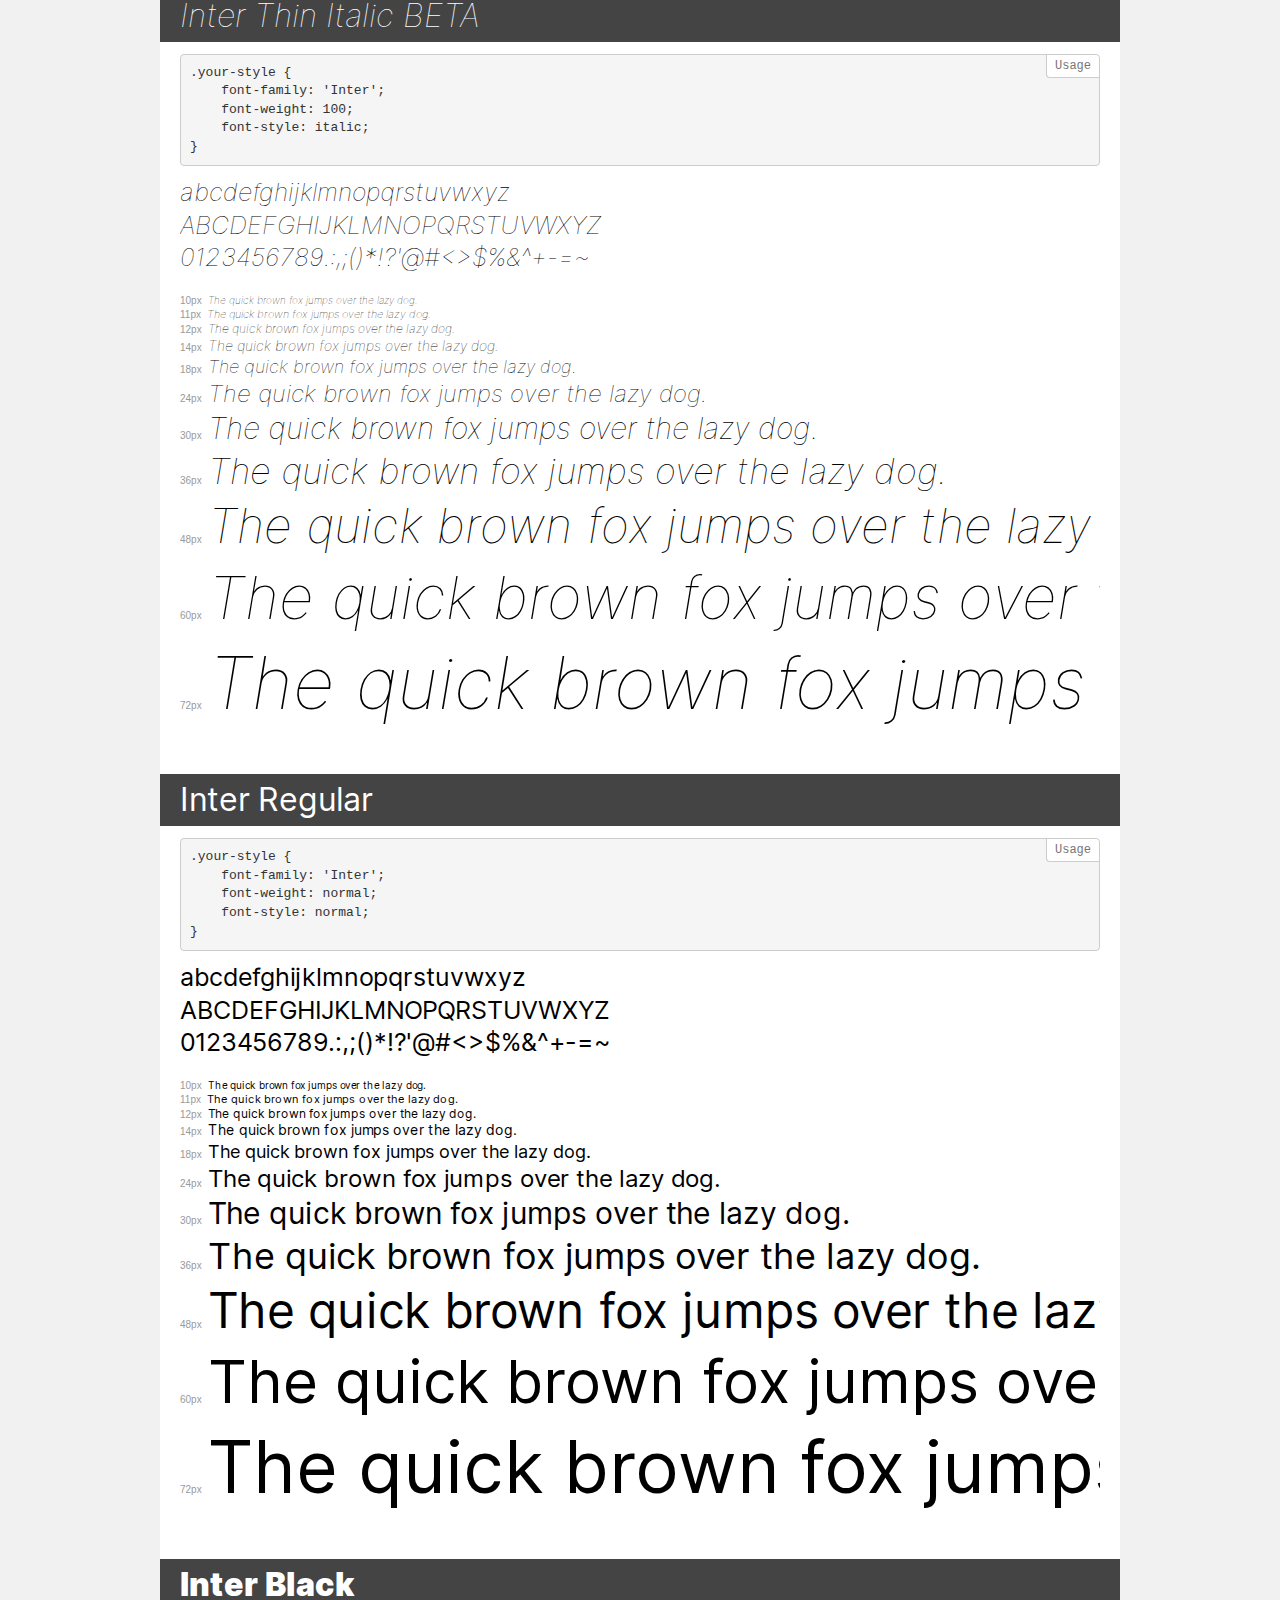
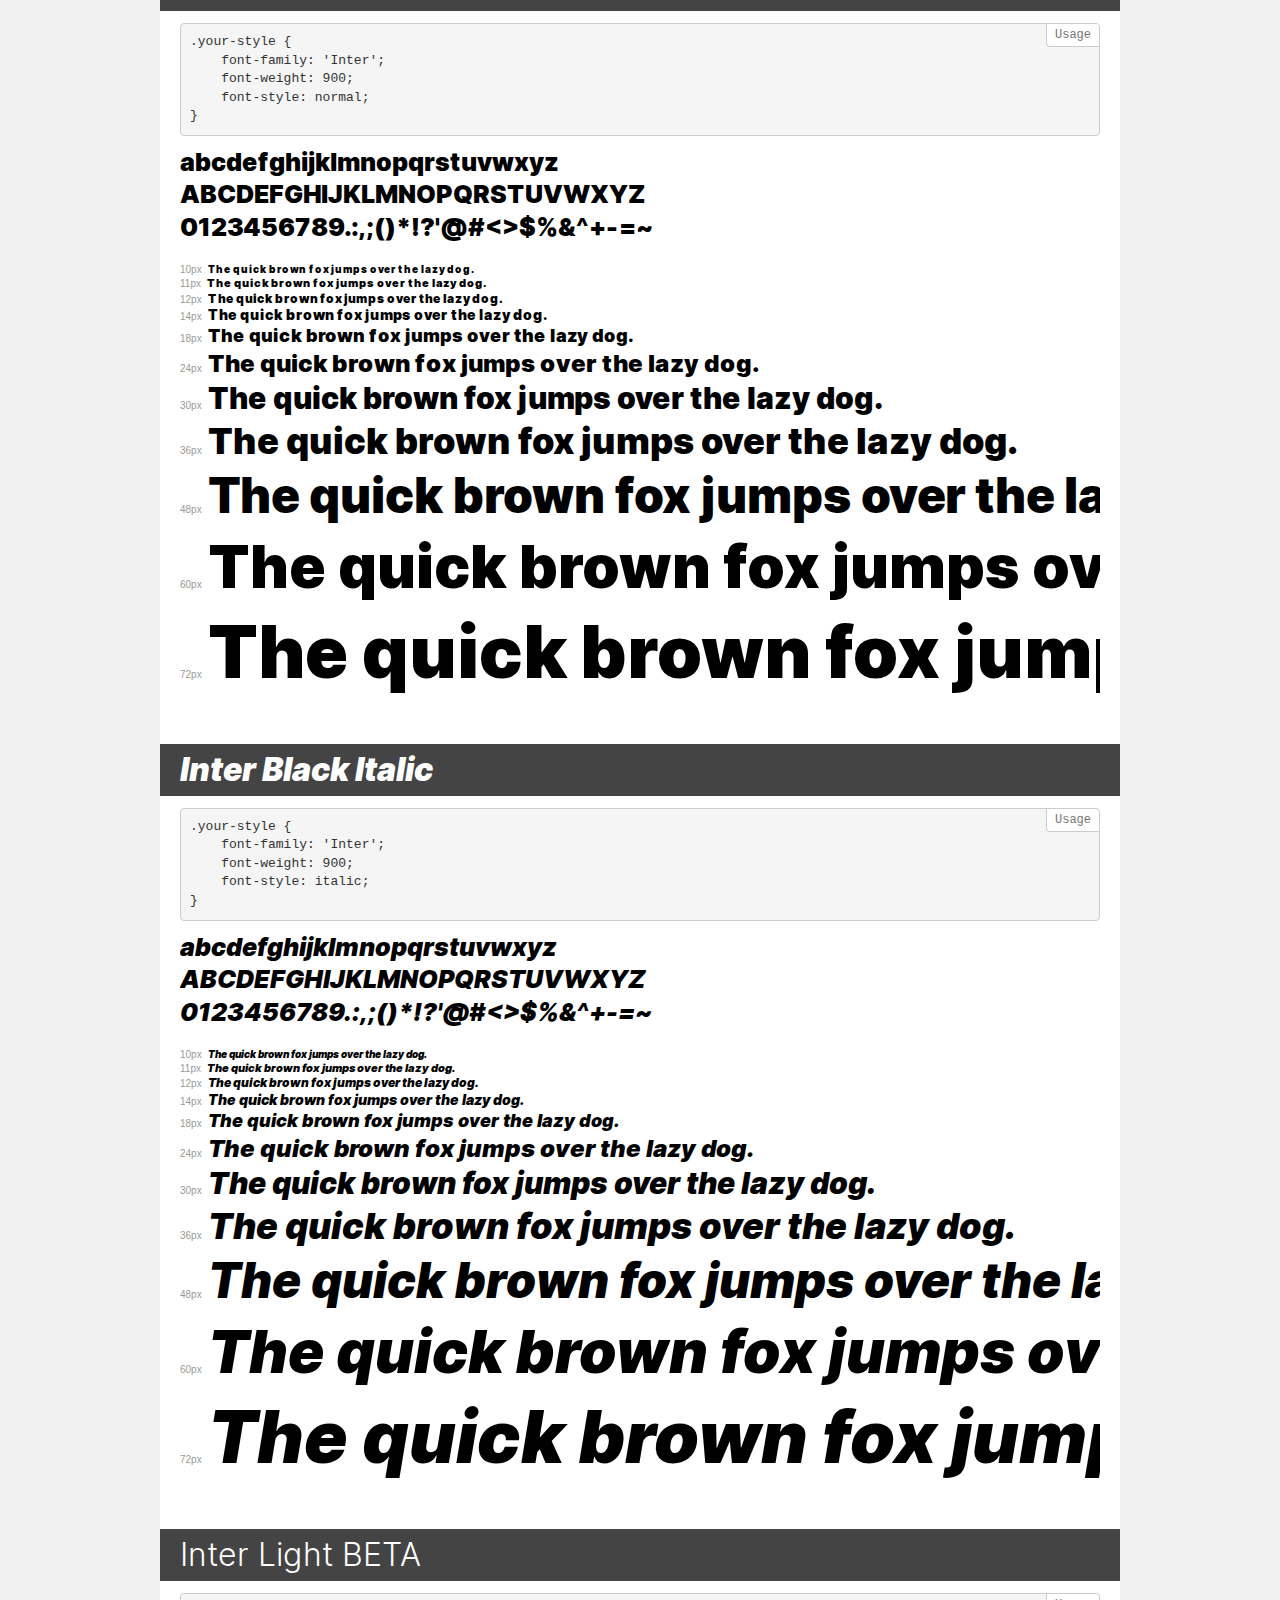
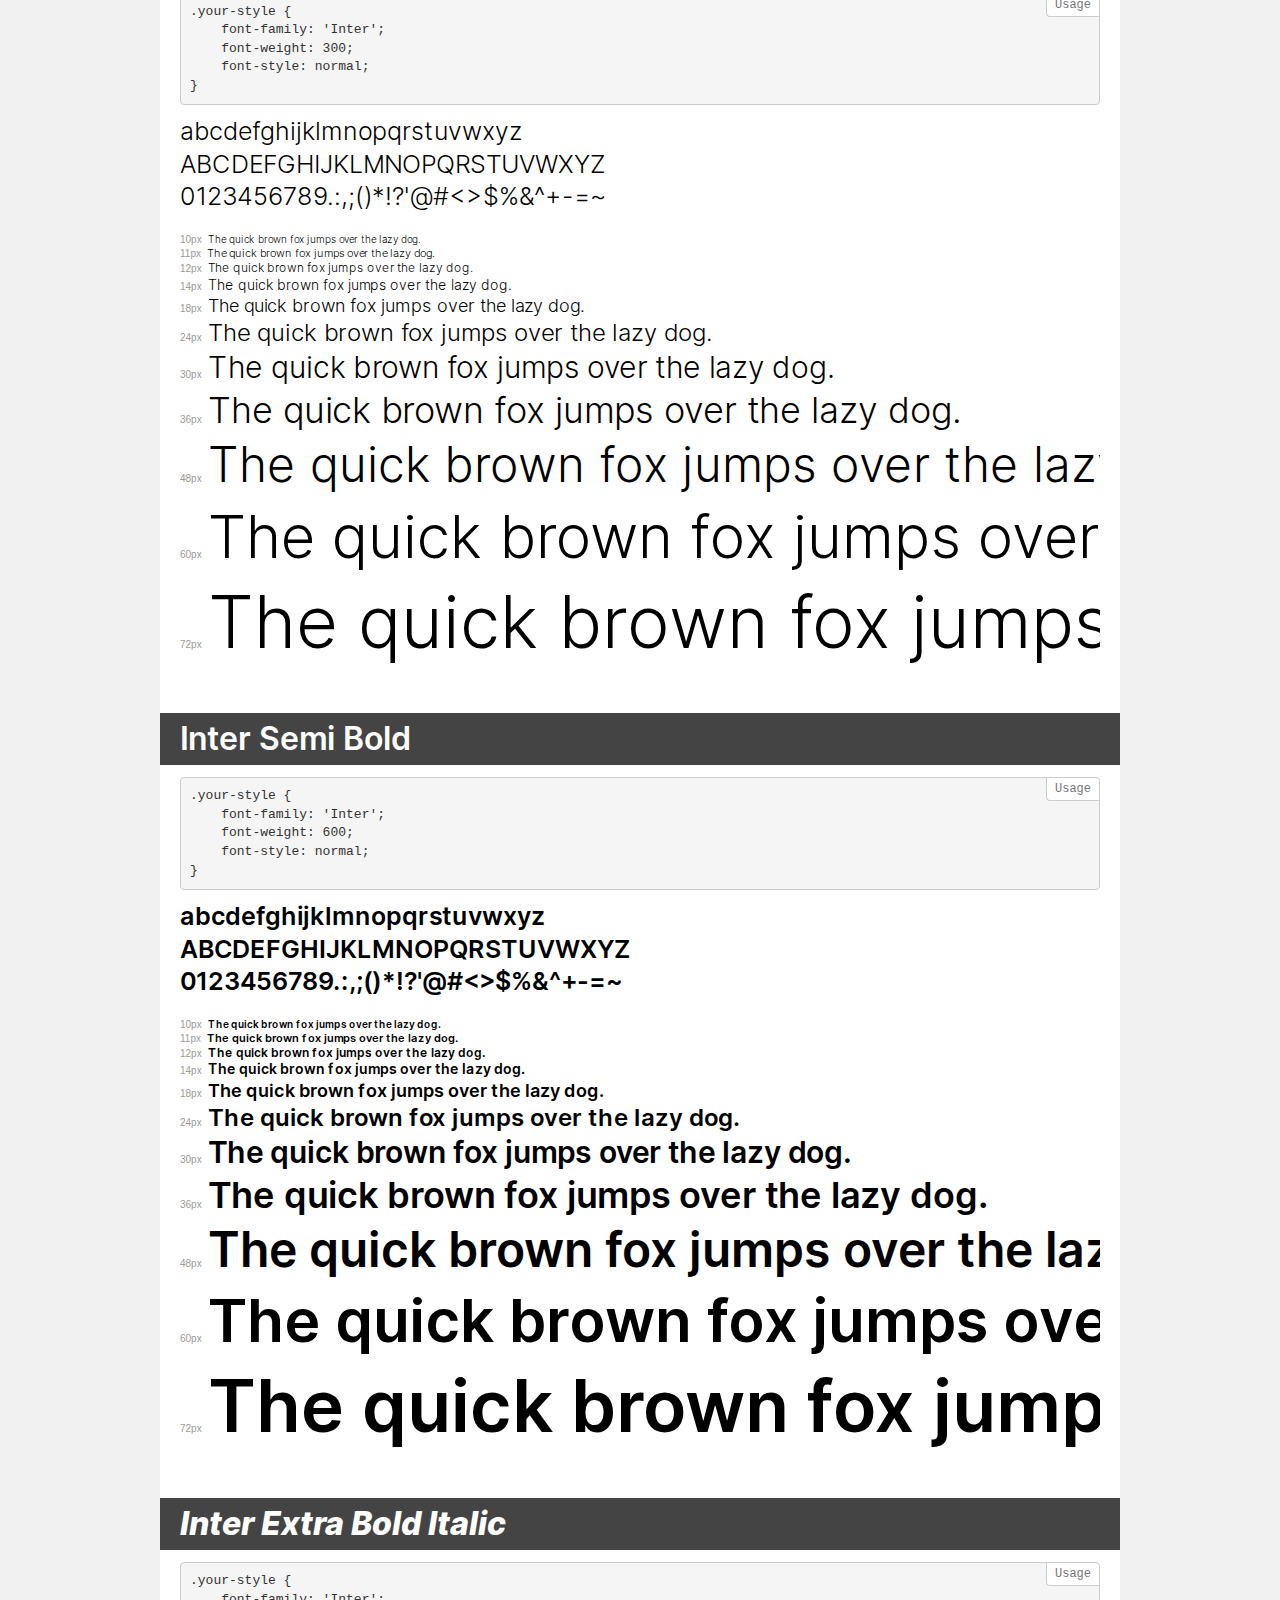
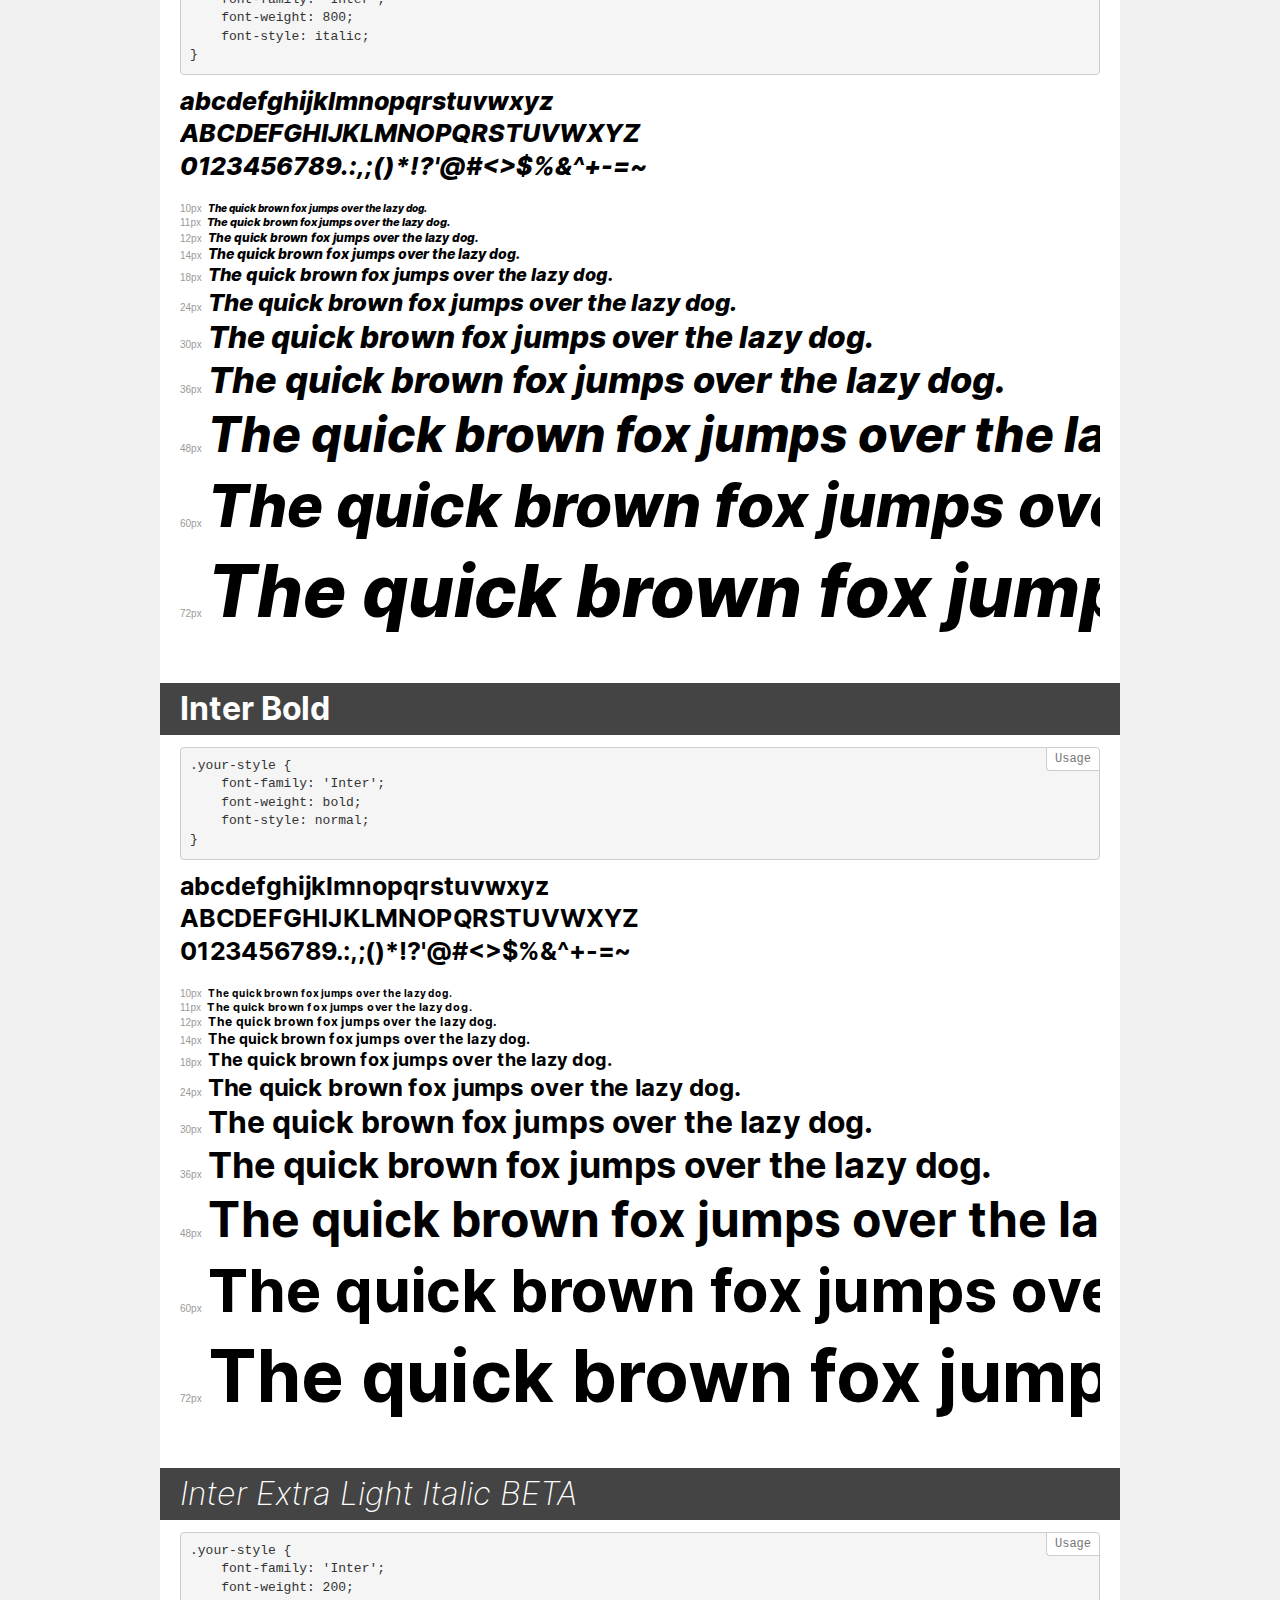
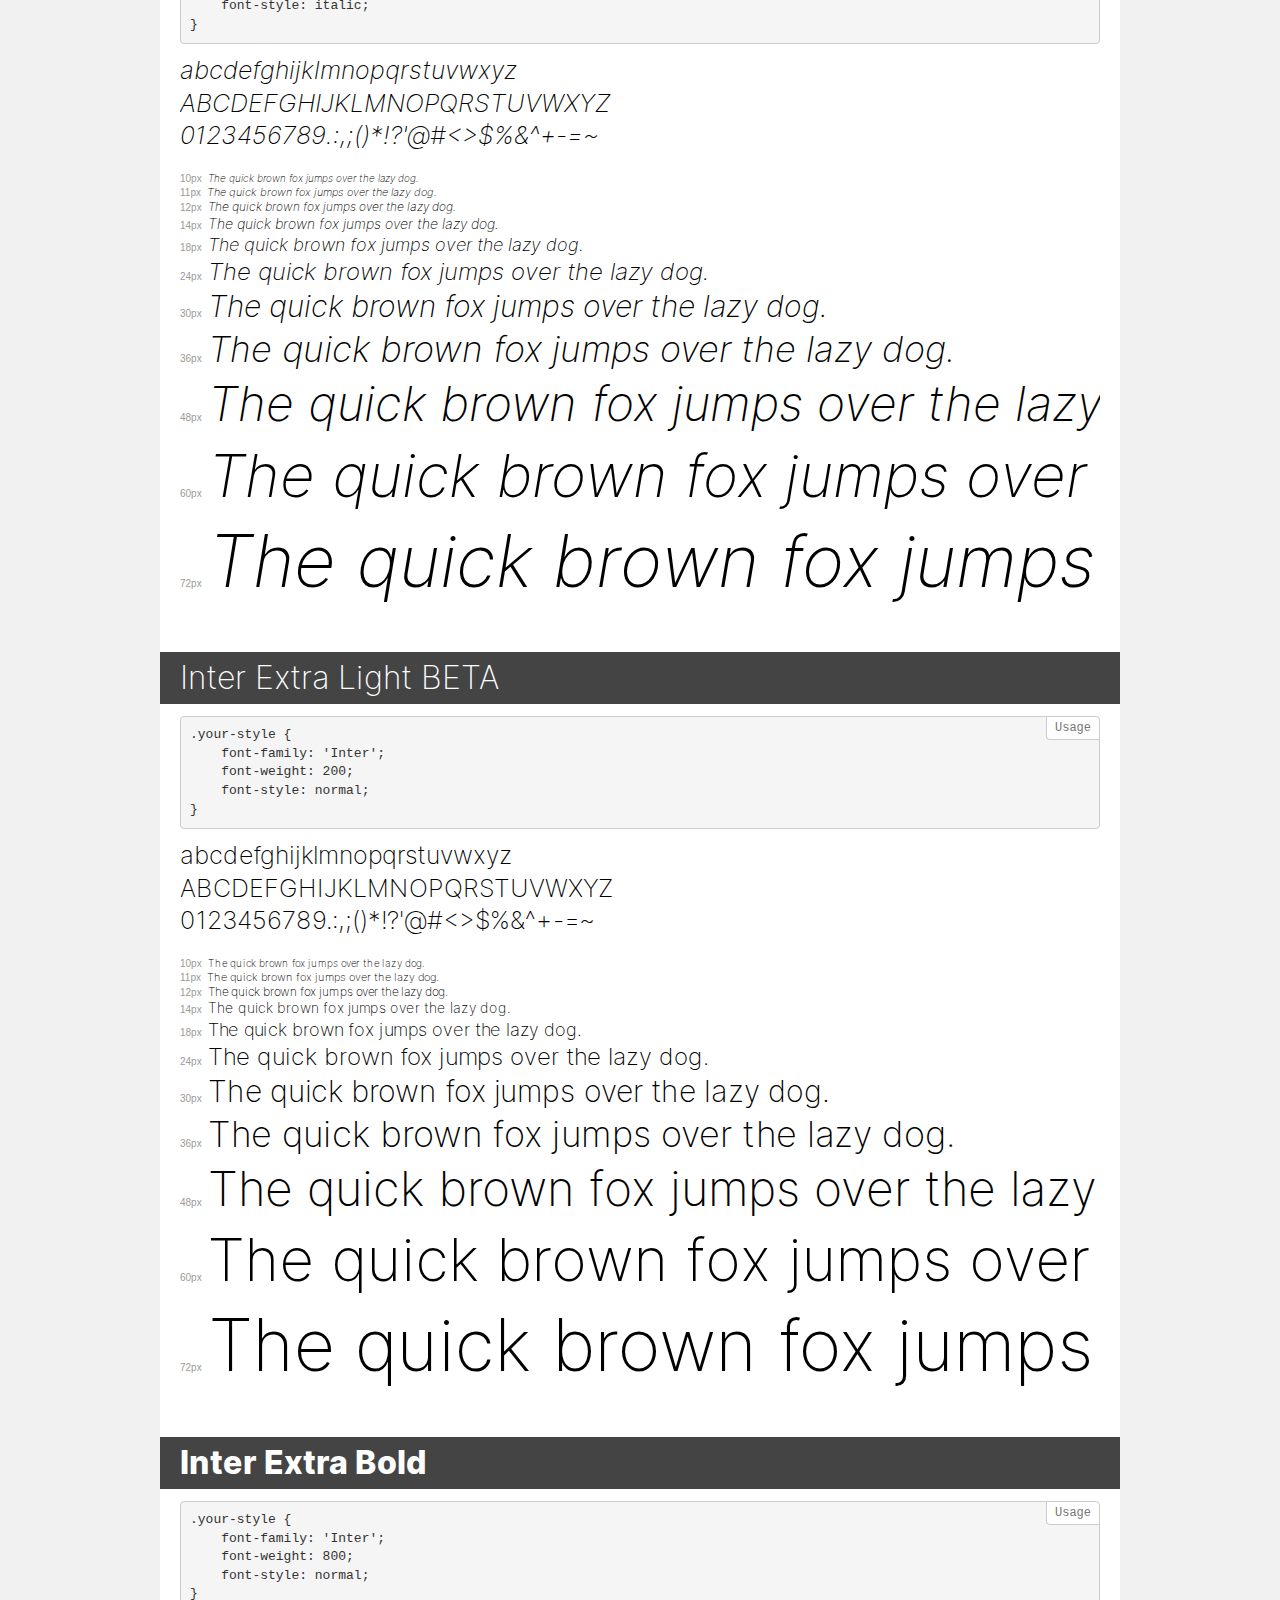
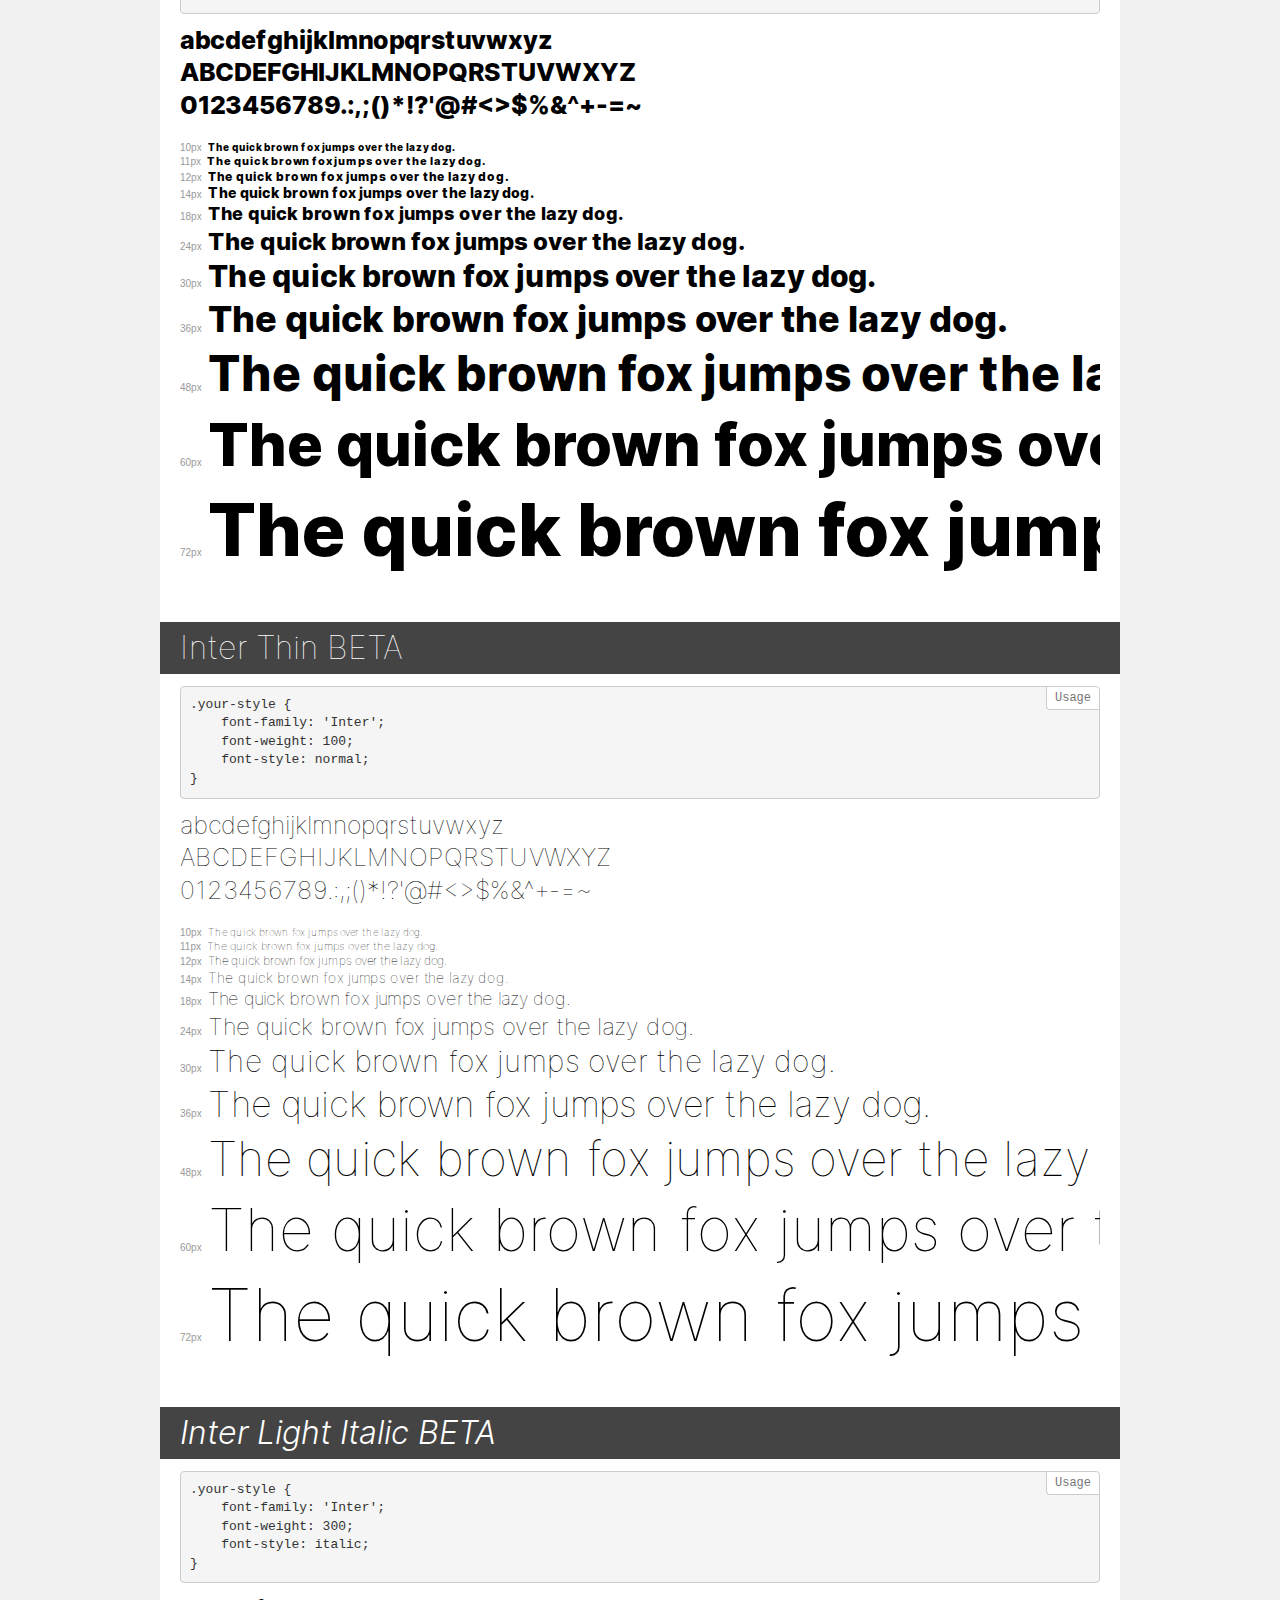
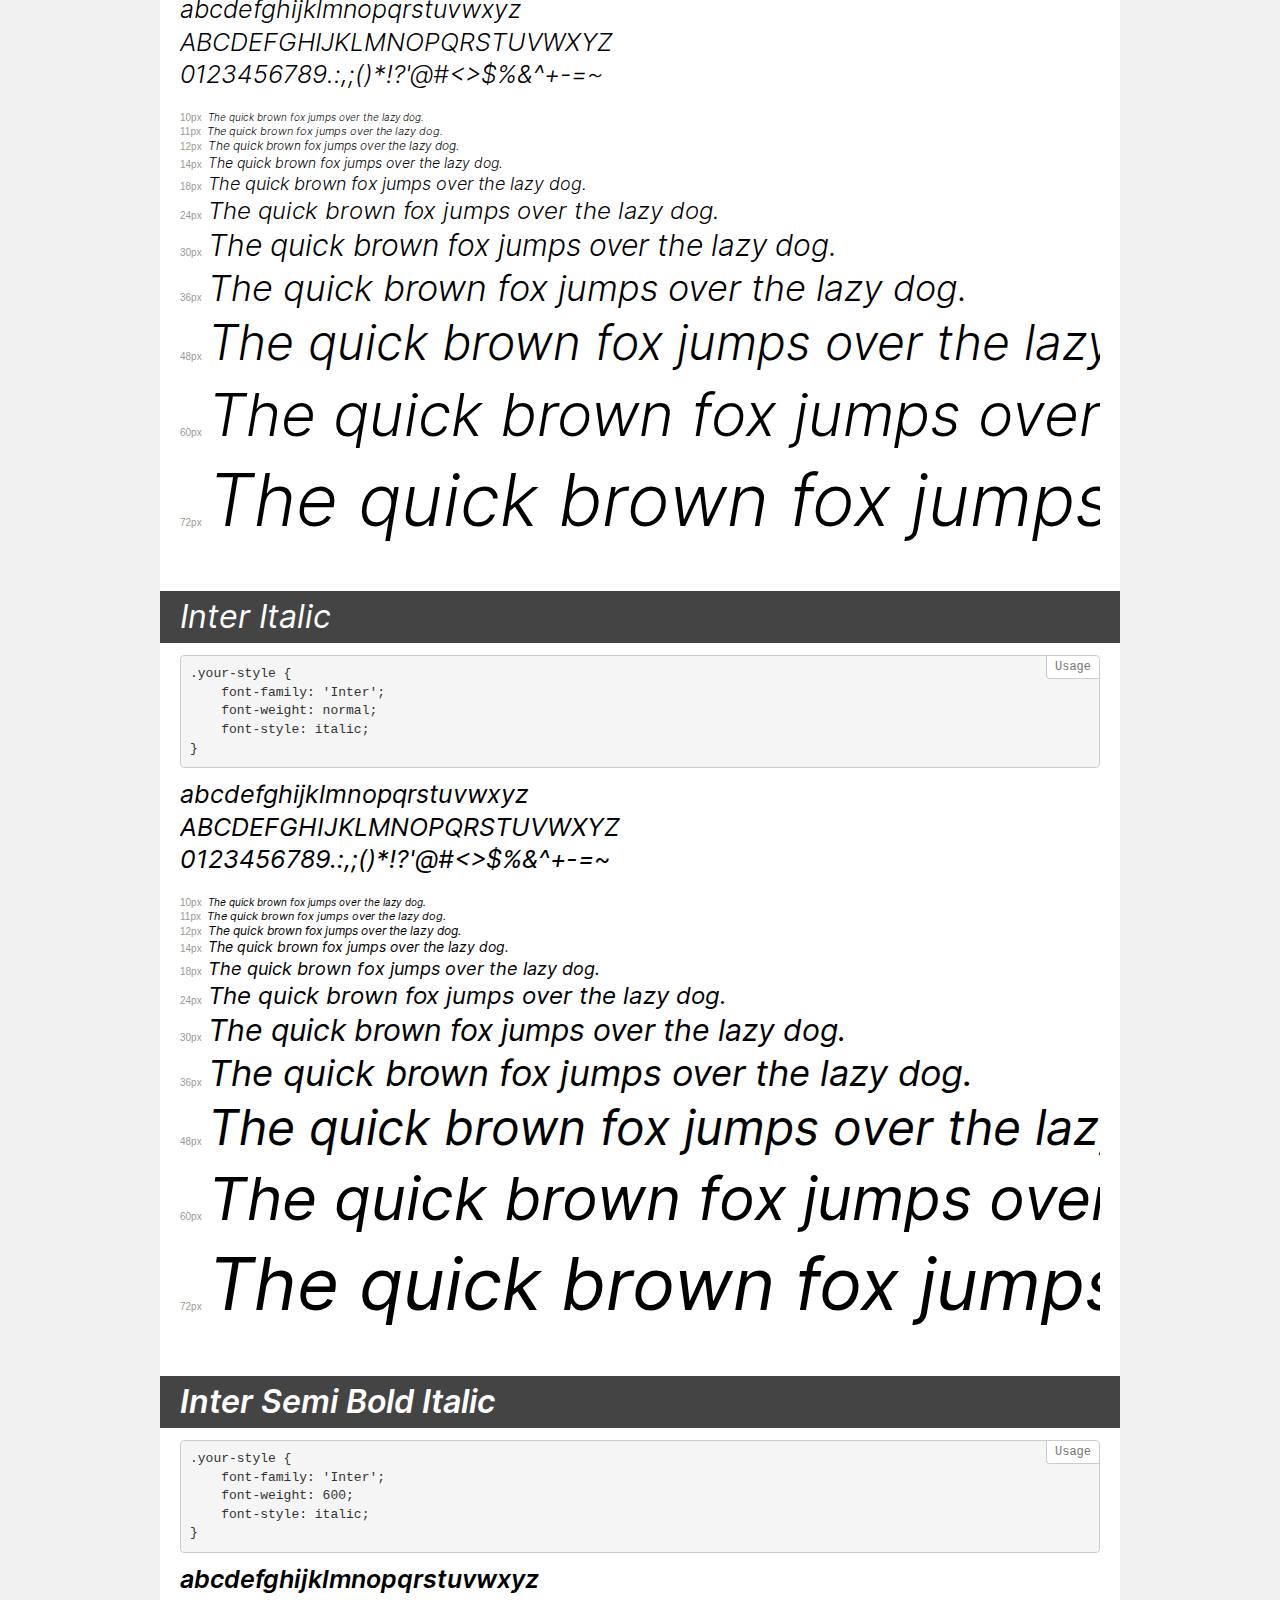
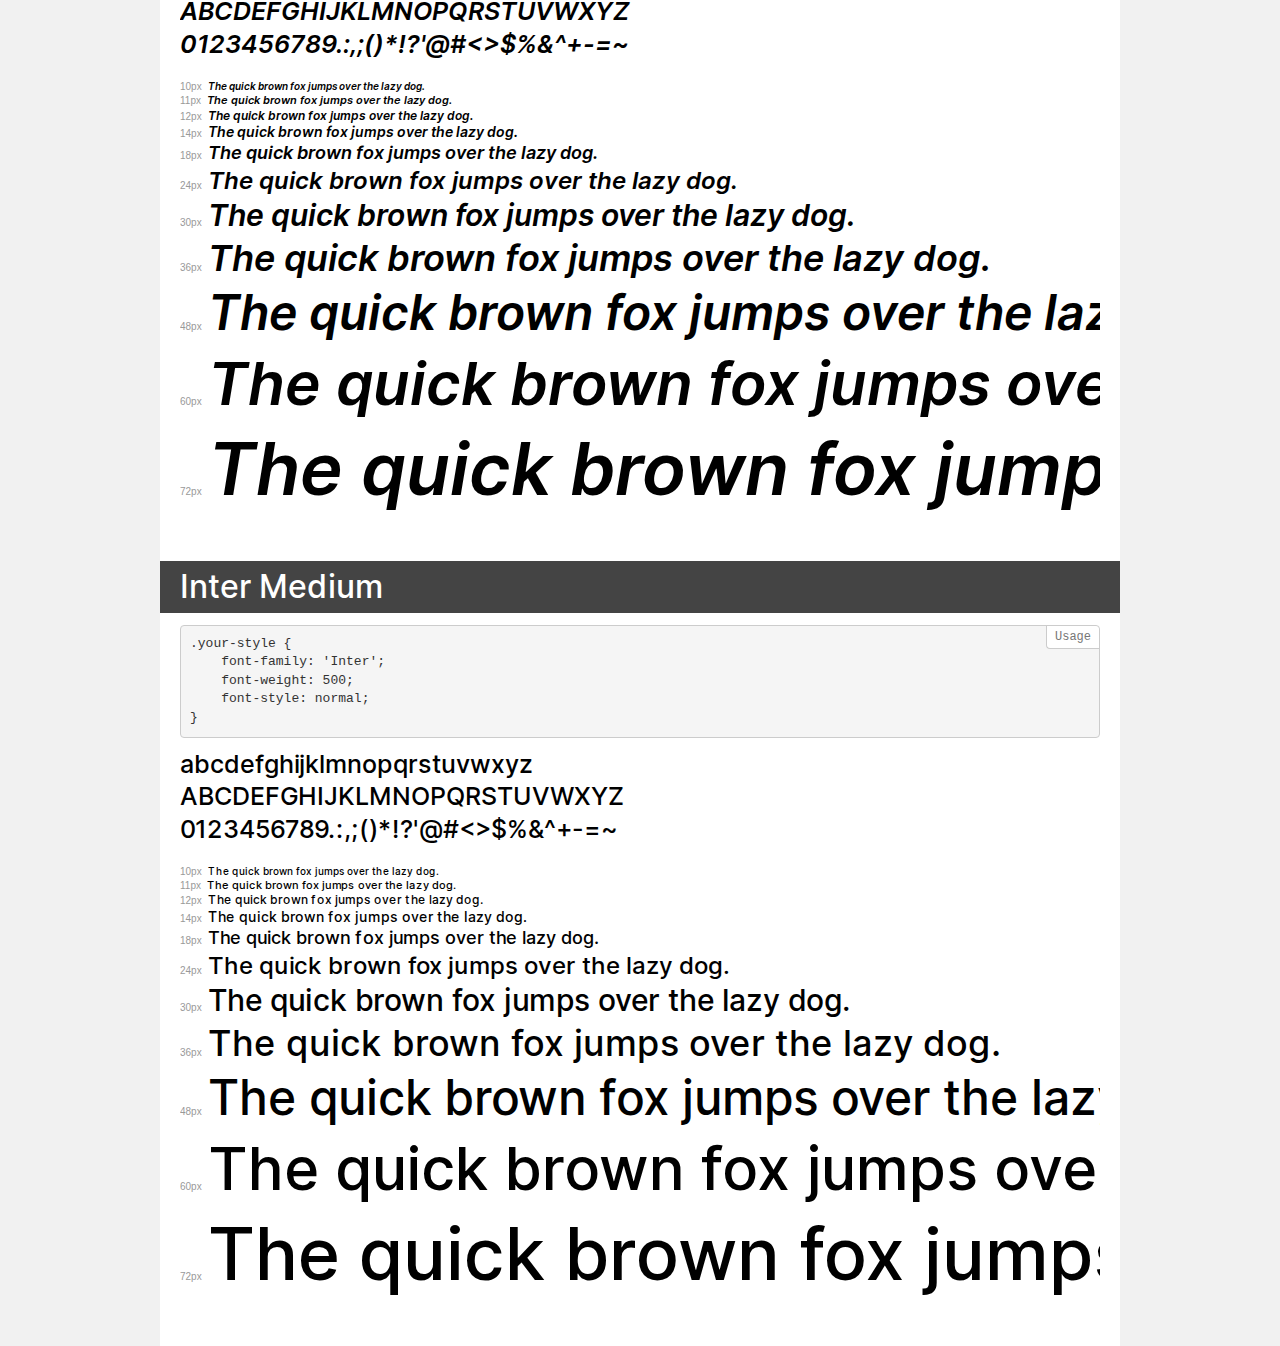
<file: font/demo.html>
<!DOCTYPE html>
<html>
<head>
    <meta charset="utf-8">
    <meta http-equiv="X-UA-Compatible" content="IE=edge">
    <meta name="viewport" content="width=device-width, initial-scale=1">
    <meta name="robots" content="noindex, noarchive">
    <meta name="format-detection" content="telephone=no">
    <title>Transfonter demo</title>
    <link href="stylesheet.css" rel="stylesheet">
    <style>
        /*
        http://meyerweb.com/eric/tools/css/reset/
        v2.0 | 20110126
        License: none (public domain)
        */
        html, body, div, span, applet, object, iframe,
        h1, h2, h3, h4, h5, h6, p, blockquote, pre,
        a, abbr, acronym, address, big, cite, code,
        del, dfn, em, img, ins, kbd, q, s, samp,
        small, strike, strong, sub, sup, tt, var,
        b, u, i, center,
        dl, dt, dd, ol, ul, li,
        fieldset, form, label, legend,
        table, caption, tbody, tfoot, thead, tr, th, td,
        article, aside, canvas, details, embed,
        figure, figcaption, footer, header, hgroup,
        menu, nav, output, ruby, section, summary,
        time, mark, audio, video {
            margin: 0;
            padding: 0;
            border: 0;
            font-size: 100%;
            font: inherit;
            vertical-align: baseline;
        }
        /* HTML5 display-role reset for older browsers */
        article, aside, details, figcaption, figure,
        footer, header, hgroup, menu, nav, section {
            display: block;
        }
        body {
            line-height: 1;
        }
        ol, ul {
            list-style: none;
        }
        blockquote, q {
            quotes: none;
        }
        blockquote:before, blockquote:after,
        q:before, q:after {
            content: '';
            content: none;
        }
        table {
            border-collapse: collapse;
            border-spacing: 0;
        }
        /* common styles */
        body {
            background: #f1f1f1;
            color: #000;
        }
        .page {
            background: #fff;
            width: 920px;
            margin: 0 auto;
            padding: 20px 20px 0 20px;
            overflow: hidden;
        }
        .font-container {
            overflow-x: auto;
            overflow-y: hidden;
            margin-bottom: 40px;
            line-height: 1.3;
            white-space: nowrap;
            padding-bottom: 5px;
        }
        h1 {
            position: relative;
            background: #444;
            font-size: 32px;
            color: #fff;
            padding: 10px 20px;
            margin: 0 -20px 12px -20px;
        }
        .letters {
            font-size: 25px;
            margin-bottom: 20px;
        }
        .s10:before {
            content: '10px';
        }
        .s11:before {
            content: '11px';
        }
        .s12:before {
            content: '12px';
        }
        .s14:before {
            content: '14px';
        }
        .s18:before {
            content: '18px';
        }
        .s24:before {
            content: '24px';
        }
        .s30:before {
            content: '30px';
        }
        .s36:before {
            content: '36px';
        }
        .s48:before {
            content: '48px';
        }
        .s60:before {
            content: '60px';
        }
        .s72:before {
            content: '72px';
        }
        .s10:before, .s11:before, .s12:before, .s14:before,
        .s18:before, .s24:before, .s30:before, .s36:before,
        .s48:before, .s60:before, .s72:before {
            font-family: Arial, sans-serif;
            font-size: 10px;
            font-weight: normal;
            font-style: normal;
            color: #999;
            padding-right: 6px;
        }
        pre {
            display: block;
            position: relative;
            padding: 9px;
            margin: 0 0 10px;
            font-family: Monaco, Menlo, Consolas, "Courier New", monospace !important;
            font-size: 13px;
            line-height: 1.428571429;
            color: #333;
            font-weight: normal !important;
            font-style: normal !important;
            background-color: #f5f5f5;
            border: 1px solid #ccc;
            overflow-x: auto;
            border-radius: 4px;
        }
        pre:after {
            display: block;
            position: absolute;
            right: 0;
            top: 0;
            content: 'Usage';
            line-height: 1;
            padding: 5px 8px;
            font-size: 12px;
            color: #767676;
            background-color: #fff;
            border: 1px solid #ccc;
            border-right: none;
            border-top: none;
            border-radius: 0 4px 0 4px;
            z-index: 10;
        }
        /* responsive */
        @media (max-width: 959px) {
            .page {
                width: auto;
                margin: 0;
            }
        }
    </style>
</head>
<body>
<div class="page">
    <div class="demo" style="font-family: 'Inter'; font-weight: bold; font-style: italic;">
        <h1>Inter Bold Italic</h1>
        <pre>.your-style {
    font-family: 'Inter';
    font-weight: bold;
    font-style: italic;
}</pre>
        <div class="font-container">
            <p class="letters">
                abcdefghijklmnopqrstuvwxyz<br>
ABCDEFGHIJKLMNOPQRSTUVWXYZ<br>
                0123456789.:,;()*!?'@#<>$%&^+-=~
            </p>
            <p class="s10" style="font-size: 10px;">The quick brown fox jumps over the lazy dog.</p>
            <p class="s11" style="font-size: 11px;">The quick brown fox jumps over the lazy dog.</p>
            <p class="s12" style="font-size: 12px;">The quick brown fox jumps over the lazy dog.</p>
            <p class="s14" style="font-size: 14px;">The quick brown fox jumps over the lazy dog.</p>
            <p class="s18" style="font-size: 18px;">The quick brown fox jumps over the lazy dog.</p>
            <p class="s24" style="font-size: 24px;">The quick brown fox jumps over the lazy dog.</p>
            <p class="s30" style="font-size: 30px;">The quick brown fox jumps over the lazy dog.</p>
            <p class="s36" style="font-size: 36px;">The quick brown fox jumps over the lazy dog.</p>
            <p class="s48" style="font-size: 48px;">The quick brown fox jumps over the lazy dog.</p>
            <p class="s60" style="font-size: 60px;">The quick brown fox jumps over the lazy dog.</p>
            <p class="s72" style="font-size: 72px;">The quick brown fox jumps over the lazy dog.</p>
        </div>
    </div>
    <div class="demo" style="font-family: 'Inter'; font-weight: 500; font-style: italic;">
        <h1>Inter Medium Italic</h1>
        <pre>.your-style {
    font-family: 'Inter';
    font-weight: 500;
    font-style: italic;
}</pre>
        <div class="font-container">
            <p class="letters">
                abcdefghijklmnopqrstuvwxyz<br>
ABCDEFGHIJKLMNOPQRSTUVWXYZ<br>
                0123456789.:,;()*!?'@#<>$%&^+-=~
            </p>
            <p class="s10" style="font-size: 10px;">The quick brown fox jumps over the lazy dog.</p>
            <p class="s11" style="font-size: 11px;">The quick brown fox jumps over the lazy dog.</p>
            <p class="s12" style="font-size: 12px;">The quick brown fox jumps over the lazy dog.</p>
            <p class="s14" style="font-size: 14px;">The quick brown fox jumps over the lazy dog.</p>
            <p class="s18" style="font-size: 18px;">The quick brown fox jumps over the lazy dog.</p>
            <p class="s24" style="font-size: 24px;">The quick brown fox jumps over the lazy dog.</p>
            <p class="s30" style="font-size: 30px;">The quick brown fox jumps over the lazy dog.</p>
            <p class="s36" style="font-size: 36px;">The quick brown fox jumps over the lazy dog.</p>
            <p class="s48" style="font-size: 48px;">The quick brown fox jumps over the lazy dog.</p>
            <p class="s60" style="font-size: 60px;">The quick brown fox jumps over the lazy dog.</p>
            <p class="s72" style="font-size: 72px;">The quick brown fox jumps over the lazy dog.</p>
        </div>
    </div>
    <div class="demo" style="font-family: 'Inter'; font-weight: 100; font-style: italic;">
        <h1>Inter Thin Italic BETA</h1>
        <pre>.your-style {
    font-family: 'Inter';
    font-weight: 100;
    font-style: italic;
}</pre>
        <div class="font-container">
            <p class="letters">
                abcdefghijklmnopqrstuvwxyz<br>
ABCDEFGHIJKLMNOPQRSTUVWXYZ<br>
                0123456789.:,;()*!?'@#<>$%&^+-=~
            </p>
            <p class="s10" style="font-size: 10px;">The quick brown fox jumps over the lazy dog.</p>
            <p class="s11" style="font-size: 11px;">The quick brown fox jumps over the lazy dog.</p>
            <p class="s12" style="font-size: 12px;">The quick brown fox jumps over the lazy dog.</p>
            <p class="s14" style="font-size: 14px;">The quick brown fox jumps over the lazy dog.</p>
            <p class="s18" style="font-size: 18px;">The quick brown fox jumps over the lazy dog.</p>
            <p class="s24" style="font-size: 24px;">The quick brown fox jumps over the lazy dog.</p>
            <p class="s30" style="font-size: 30px;">The quick brown fox jumps over the lazy dog.</p>
            <p class="s36" style="font-size: 36px;">The quick brown fox jumps over the lazy dog.</p>
            <p class="s48" style="font-size: 48px;">The quick brown fox jumps over the lazy dog.</p>
            <p class="s60" style="font-size: 60px;">The quick brown fox jumps over the lazy dog.</p>
            <p class="s72" style="font-size: 72px;">The quick brown fox jumps over the lazy dog.</p>
        </div>
    </div>
    <div class="demo" style="font-family: 'Inter'; font-weight: normal; font-style: normal;">
        <h1>Inter Regular</h1>
        <pre>.your-style {
    font-family: 'Inter';
    font-weight: normal;
    font-style: normal;
}</pre>
        <div class="font-container">
            <p class="letters">
                abcdefghijklmnopqrstuvwxyz<br>
ABCDEFGHIJKLMNOPQRSTUVWXYZ<br>
                0123456789.:,;()*!?'@#<>$%&^+-=~
            </p>
            <p class="s10" style="font-size: 10px;">The quick brown fox jumps over the lazy dog.</p>
            <p class="s11" style="font-size: 11px;">The quick brown fox jumps over the lazy dog.</p>
            <p class="s12" style="font-size: 12px;">The quick brown fox jumps over the lazy dog.</p>
            <p class="s14" style="font-size: 14px;">The quick brown fox jumps over the lazy dog.</p>
            <p class="s18" style="font-size: 18px;">The quick brown fox jumps over the lazy dog.</p>
            <p class="s24" style="font-size: 24px;">The quick brown fox jumps over the lazy dog.</p>
            <p class="s30" style="font-size: 30px;">The quick brown fox jumps over the lazy dog.</p>
            <p class="s36" style="font-size: 36px;">The quick brown fox jumps over the lazy dog.</p>
            <p class="s48" style="font-size: 48px;">The quick brown fox jumps over the lazy dog.</p>
            <p class="s60" style="font-size: 60px;">The quick brown fox jumps over the lazy dog.</p>
            <p class="s72" style="font-size: 72px;">The quick brown fox jumps over the lazy dog.</p>
        </div>
    </div>
    <div class="demo" style="font-family: 'Inter'; font-weight: 900; font-style: normal;">
        <h1>Inter Black</h1>
        <pre>.your-style {
    font-family: 'Inter';
    font-weight: 900;
    font-style: normal;
}</pre>
        <div class="font-container">
            <p class="letters">
                abcdefghijklmnopqrstuvwxyz<br>
ABCDEFGHIJKLMNOPQRSTUVWXYZ<br>
                0123456789.:,;()*!?'@#<>$%&^+-=~
            </p>
            <p class="s10" style="font-size: 10px;">The quick brown fox jumps over the lazy dog.</p>
            <p class="s11" style="font-size: 11px;">The quick brown fox jumps over the lazy dog.</p>
            <p class="s12" style="font-size: 12px;">The quick brown fox jumps over the lazy dog.</p>
            <p class="s14" style="font-size: 14px;">The quick brown fox jumps over the lazy dog.</p>
            <p class="s18" style="font-size: 18px;">The quick brown fox jumps over the lazy dog.</p>
            <p class="s24" style="font-size: 24px;">The quick brown fox jumps over the lazy dog.</p>
            <p class="s30" style="font-size: 30px;">The quick brown fox jumps over the lazy dog.</p>
            <p class="s36" style="font-size: 36px;">The quick brown fox jumps over the lazy dog.</p>
            <p class="s48" style="font-size: 48px;">The quick brown fox jumps over the lazy dog.</p>
            <p class="s60" style="font-size: 60px;">The quick brown fox jumps over the lazy dog.</p>
            <p class="s72" style="font-size: 72px;">The quick brown fox jumps over the lazy dog.</p>
        </div>
    </div>
    <div class="demo" style="font-family: 'Inter'; font-weight: 900; font-style: italic;">
        <h1>Inter Black Italic</h1>
        <pre>.your-style {
    font-family: 'Inter';
    font-weight: 900;
    font-style: italic;
}</pre>
        <div class="font-container">
            <p class="letters">
                abcdefghijklmnopqrstuvwxyz<br>
ABCDEFGHIJKLMNOPQRSTUVWXYZ<br>
                0123456789.:,;()*!?'@#<>$%&^+-=~
            </p>
            <p class="s10" style="font-size: 10px;">The quick brown fox jumps over the lazy dog.</p>
            <p class="s11" style="font-size: 11px;">The quick brown fox jumps over the lazy dog.</p>
            <p class="s12" style="font-size: 12px;">The quick brown fox jumps over the lazy dog.</p>
            <p class="s14" style="font-size: 14px;">The quick brown fox jumps over the lazy dog.</p>
            <p class="s18" style="font-size: 18px;">The quick brown fox jumps over the lazy dog.</p>
            <p class="s24" style="font-size: 24px;">The quick brown fox jumps over the lazy dog.</p>
            <p class="s30" style="font-size: 30px;">The quick brown fox jumps over the lazy dog.</p>
            <p class="s36" style="font-size: 36px;">The quick brown fox jumps over the lazy dog.</p>
            <p class="s48" style="font-size: 48px;">The quick brown fox jumps over the lazy dog.</p>
            <p class="s60" style="font-size: 60px;">The quick brown fox jumps over the lazy dog.</p>
            <p class="s72" style="font-size: 72px;">The quick brown fox jumps over the lazy dog.</p>
        </div>
    </div>
    <div class="demo" style="font-family: 'Inter'; font-weight: 300; font-style: normal;">
        <h1>Inter Light BETA</h1>
        <pre>.your-style {
    font-family: 'Inter';
    font-weight: 300;
    font-style: normal;
}</pre>
        <div class="font-container">
            <p class="letters">
                abcdefghijklmnopqrstuvwxyz<br>
ABCDEFGHIJKLMNOPQRSTUVWXYZ<br>
                0123456789.:,;()*!?'@#<>$%&^+-=~
            </p>
            <p class="s10" style="font-size: 10px;">The quick brown fox jumps over the lazy dog.</p>
            <p class="s11" style="font-size: 11px;">The quick brown fox jumps over the lazy dog.</p>
            <p class="s12" style="font-size: 12px;">The quick brown fox jumps over the lazy dog.</p>
            <p class="s14" style="font-size: 14px;">The quick brown fox jumps over the lazy dog.</p>
            <p class="s18" style="font-size: 18px;">The quick brown fox jumps over the lazy dog.</p>
            <p class="s24" style="font-size: 24px;">The quick brown fox jumps over the lazy dog.</p>
            <p class="s30" style="font-size: 30px;">The quick brown fox jumps over the lazy dog.</p>
            <p class="s36" style="font-size: 36px;">The quick brown fox jumps over the lazy dog.</p>
            <p class="s48" style="font-size: 48px;">The quick brown fox jumps over the lazy dog.</p>
            <p class="s60" style="font-size: 60px;">The quick brown fox jumps over the lazy dog.</p>
            <p class="s72" style="font-size: 72px;">The quick brown fox jumps over the lazy dog.</p>
        </div>
    </div>
    <div class="demo" style="font-family: 'Inter'; font-weight: 600; font-style: normal;">
        <h1>Inter Semi Bold</h1>
        <pre>.your-style {
    font-family: 'Inter';
    font-weight: 600;
    font-style: normal;
}</pre>
        <div class="font-container">
            <p class="letters">
                abcdefghijklmnopqrstuvwxyz<br>
ABCDEFGHIJKLMNOPQRSTUVWXYZ<br>
                0123456789.:,;()*!?'@#<>$%&^+-=~
            </p>
            <p class="s10" style="font-size: 10px;">The quick brown fox jumps over the lazy dog.</p>
            <p class="s11" style="font-size: 11px;">The quick brown fox jumps over the lazy dog.</p>
            <p class="s12" style="font-size: 12px;">The quick brown fox jumps over the lazy dog.</p>
            <p class="s14" style="font-size: 14px;">The quick brown fox jumps over the lazy dog.</p>
            <p class="s18" style="font-size: 18px;">The quick brown fox jumps over the lazy dog.</p>
            <p class="s24" style="font-size: 24px;">The quick brown fox jumps over the lazy dog.</p>
            <p class="s30" style="font-size: 30px;">The quick brown fox jumps over the lazy dog.</p>
            <p class="s36" style="font-size: 36px;">The quick brown fox jumps over the lazy dog.</p>
            <p class="s48" style="font-size: 48px;">The quick brown fox jumps over the lazy dog.</p>
            <p class="s60" style="font-size: 60px;">The quick brown fox jumps over the lazy dog.</p>
            <p class="s72" style="font-size: 72px;">The quick brown fox jumps over the lazy dog.</p>
        </div>
    </div>
    <div class="demo" style="font-family: 'Inter'; font-weight: 800; font-style: italic;">
        <h1>Inter Extra Bold Italic</h1>
        <pre>.your-style {
    font-family: 'Inter';
    font-weight: 800;
    font-style: italic;
}</pre>
        <div class="font-container">
            <p class="letters">
                abcdefghijklmnopqrstuvwxyz<br>
ABCDEFGHIJKLMNOPQRSTUVWXYZ<br>
                0123456789.:,;()*!?'@#<>$%&^+-=~
            </p>
            <p class="s10" style="font-size: 10px;">The quick brown fox jumps over the lazy dog.</p>
            <p class="s11" style="font-size: 11px;">The quick brown fox jumps over the lazy dog.</p>
            <p class="s12" style="font-size: 12px;">The quick brown fox jumps over the lazy dog.</p>
            <p class="s14" style="font-size: 14px;">The quick brown fox jumps over the lazy dog.</p>
            <p class="s18" style="font-size: 18px;">The quick brown fox jumps over the lazy dog.</p>
            <p class="s24" style="font-size: 24px;">The quick brown fox jumps over the lazy dog.</p>
            <p class="s30" style="font-size: 30px;">The quick brown fox jumps over the lazy dog.</p>
            <p class="s36" style="font-size: 36px;">The quick brown fox jumps over the lazy dog.</p>
            <p class="s48" style="font-size: 48px;">The quick brown fox jumps over the lazy dog.</p>
            <p class="s60" style="font-size: 60px;">The quick brown fox jumps over the lazy dog.</p>
            <p class="s72" style="font-size: 72px;">The quick brown fox jumps over the lazy dog.</p>
        </div>
    </div>
    <div class="demo" style="font-family: 'Inter'; font-weight: bold; font-style: normal;">
        <h1>Inter Bold</h1>
        <pre>.your-style {
    font-family: 'Inter';
    font-weight: bold;
    font-style: normal;
}</pre>
        <div class="font-container">
            <p class="letters">
                abcdefghijklmnopqrstuvwxyz<br>
ABCDEFGHIJKLMNOPQRSTUVWXYZ<br>
                0123456789.:,;()*!?'@#<>$%&^+-=~
            </p>
            <p class="s10" style="font-size: 10px;">The quick brown fox jumps over the lazy dog.</p>
            <p class="s11" style="font-size: 11px;">The quick brown fox jumps over the lazy dog.</p>
            <p class="s12" style="font-size: 12px;">The quick brown fox jumps over the lazy dog.</p>
            <p class="s14" style="font-size: 14px;">The quick brown fox jumps over the lazy dog.</p>
            <p class="s18" style="font-size: 18px;">The quick brown fox jumps over the lazy dog.</p>
            <p class="s24" style="font-size: 24px;">The quick brown fox jumps over the lazy dog.</p>
            <p class="s30" style="font-size: 30px;">The quick brown fox jumps over the lazy dog.</p>
            <p class="s36" style="font-size: 36px;">The quick brown fox jumps over the lazy dog.</p>
            <p class="s48" style="font-size: 48px;">The quick brown fox jumps over the lazy dog.</p>
            <p class="s60" style="font-size: 60px;">The quick brown fox jumps over the lazy dog.</p>
            <p class="s72" style="font-size: 72px;">The quick brown fox jumps over the lazy dog.</p>
        </div>
    </div>
    <div class="demo" style="font-family: 'Inter'; font-weight: 200; font-style: italic;">
        <h1>Inter Extra Light Italic BETA</h1>
        <pre>.your-style {
    font-family: 'Inter';
    font-weight: 200;
    font-style: italic;
}</pre>
        <div class="font-container">
            <p class="letters">
                abcdefghijklmnopqrstuvwxyz<br>
ABCDEFGHIJKLMNOPQRSTUVWXYZ<br>
                0123456789.:,;()*!?'@#<>$%&^+-=~
            </p>
            <p class="s10" style="font-size: 10px;">The quick brown fox jumps over the lazy dog.</p>
            <p class="s11" style="font-size: 11px;">The quick brown fox jumps over the lazy dog.</p>
            <p class="s12" style="font-size: 12px;">The quick brown fox jumps over the lazy dog.</p>
            <p class="s14" style="font-size: 14px;">The quick brown fox jumps over the lazy dog.</p>
            <p class="s18" style="font-size: 18px;">The quick brown fox jumps over the lazy dog.</p>
            <p class="s24" style="font-size: 24px;">The quick brown fox jumps over the lazy dog.</p>
            <p class="s30" style="font-size: 30px;">The quick brown fox jumps over the lazy dog.</p>
            <p class="s36" style="font-size: 36px;">The quick brown fox jumps over the lazy dog.</p>
            <p class="s48" style="font-size: 48px;">The quick brown fox jumps over the lazy dog.</p>
            <p class="s60" style="font-size: 60px;">The quick brown fox jumps over the lazy dog.</p>
            <p class="s72" style="font-size: 72px;">The quick brown fox jumps over the lazy dog.</p>
        </div>
    </div>
    <div class="demo" style="font-family: 'Inter'; font-weight: 200; font-style: normal;">
        <h1>Inter Extra Light BETA</h1>
        <pre>.your-style {
    font-family: 'Inter';
    font-weight: 200;
    font-style: normal;
}</pre>
        <div class="font-container">
            <p class="letters">
                abcdefghijklmnopqrstuvwxyz<br>
ABCDEFGHIJKLMNOPQRSTUVWXYZ<br>
                0123456789.:,;()*!?'@#<>$%&^+-=~
            </p>
            <p class="s10" style="font-size: 10px;">The quick brown fox jumps over the lazy dog.</p>
            <p class="s11" style="font-size: 11px;">The quick brown fox jumps over the lazy dog.</p>
            <p class="s12" style="font-size: 12px;">The quick brown fox jumps over the lazy dog.</p>
            <p class="s14" style="font-size: 14px;">The quick brown fox jumps over the lazy dog.</p>
            <p class="s18" style="font-size: 18px;">The quick brown fox jumps over the lazy dog.</p>
            <p class="s24" style="font-size: 24px;">The quick brown fox jumps over the lazy dog.</p>
            <p class="s30" style="font-size: 30px;">The quick brown fox jumps over the lazy dog.</p>
            <p class="s36" style="font-size: 36px;">The quick brown fox jumps over the lazy dog.</p>
            <p class="s48" style="font-size: 48px;">The quick brown fox jumps over the lazy dog.</p>
            <p class="s60" style="font-size: 60px;">The quick brown fox jumps over the lazy dog.</p>
            <p class="s72" style="font-size: 72px;">The quick brown fox jumps over the lazy dog.</p>
        </div>
    </div>
    <div class="demo" style="font-family: 'Inter'; font-weight: 800; font-style: normal;">
        <h1>Inter Extra Bold</h1>
        <pre>.your-style {
    font-family: 'Inter';
    font-weight: 800;
    font-style: normal;
}</pre>
        <div class="font-container">
            <p class="letters">
                abcdefghijklmnopqrstuvwxyz<br>
ABCDEFGHIJKLMNOPQRSTUVWXYZ<br>
                0123456789.:,;()*!?'@#<>$%&^+-=~
            </p>
            <p class="s10" style="font-size: 10px;">The quick brown fox jumps over the lazy dog.</p>
            <p class="s11" style="font-size: 11px;">The quick brown fox jumps over the lazy dog.</p>
            <p class="s12" style="font-size: 12px;">The quick brown fox jumps over the lazy dog.</p>
            <p class="s14" style="font-size: 14px;">The quick brown fox jumps over the lazy dog.</p>
            <p class="s18" style="font-size: 18px;">The quick brown fox jumps over the lazy dog.</p>
            <p class="s24" style="font-size: 24px;">The quick brown fox jumps over the lazy dog.</p>
            <p class="s30" style="font-size: 30px;">The quick brown fox jumps over the lazy dog.</p>
            <p class="s36" style="font-size: 36px;">The quick brown fox jumps over the lazy dog.</p>
            <p class="s48" style="font-size: 48px;">The quick brown fox jumps over the lazy dog.</p>
            <p class="s60" style="font-size: 60px;">The quick brown fox jumps over the lazy dog.</p>
            <p class="s72" style="font-size: 72px;">The quick brown fox jumps over the lazy dog.</p>
        </div>
    </div>
    <div class="demo" style="font-family: 'Inter'; font-weight: 100; font-style: normal;">
        <h1>Inter Thin BETA</h1>
        <pre>.your-style {
    font-family: 'Inter';
    font-weight: 100;
    font-style: normal;
}</pre>
        <div class="font-container">
            <p class="letters">
                abcdefghijklmnopqrstuvwxyz<br>
ABCDEFGHIJKLMNOPQRSTUVWXYZ<br>
                0123456789.:,;()*!?'@#<>$%&^+-=~
            </p>
            <p class="s10" style="font-size: 10px;">The quick brown fox jumps over the lazy dog.</p>
            <p class="s11" style="font-size: 11px;">The quick brown fox jumps over the lazy dog.</p>
            <p class="s12" style="font-size: 12px;">The quick brown fox jumps over the lazy dog.</p>
            <p class="s14" style="font-size: 14px;">The quick brown fox jumps over the lazy dog.</p>
            <p class="s18" style="font-size: 18px;">The quick brown fox jumps over the lazy dog.</p>
            <p class="s24" style="font-size: 24px;">The quick brown fox jumps over the lazy dog.</p>
            <p class="s30" style="font-size: 30px;">The quick brown fox jumps over the lazy dog.</p>
            <p class="s36" style="font-size: 36px;">The quick brown fox jumps over the lazy dog.</p>
            <p class="s48" style="font-size: 48px;">The quick brown fox jumps over the lazy dog.</p>
            <p class="s60" style="font-size: 60px;">The quick brown fox jumps over the lazy dog.</p>
            <p class="s72" style="font-size: 72px;">The quick brown fox jumps over the lazy dog.</p>
        </div>
    </div>
    <div class="demo" style="font-family: 'Inter'; font-weight: 300; font-style: italic;">
        <h1>Inter Light Italic BETA</h1>
        <pre>.your-style {
    font-family: 'Inter';
    font-weight: 300;
    font-style: italic;
}</pre>
        <div class="font-container">
            <p class="letters">
                abcdefghijklmnopqrstuvwxyz<br>
ABCDEFGHIJKLMNOPQRSTUVWXYZ<br>
                0123456789.:,;()*!?'@#<>$%&^+-=~
            </p>
            <p class="s10" style="font-size: 10px;">The quick brown fox jumps over the lazy dog.</p>
            <p class="s11" style="font-size: 11px;">The quick brown fox jumps over the lazy dog.</p>
            <p class="s12" style="font-size: 12px;">The quick brown fox jumps over the lazy dog.</p>
            <p class="s14" style="font-size: 14px;">The quick brown fox jumps over the lazy dog.</p>
            <p class="s18" style="font-size: 18px;">The quick brown fox jumps over the lazy dog.</p>
            <p class="s24" style="font-size: 24px;">The quick brown fox jumps over the lazy dog.</p>
            <p class="s30" style="font-size: 30px;">The quick brown fox jumps over the lazy dog.</p>
            <p class="s36" style="font-size: 36px;">The quick brown fox jumps over the lazy dog.</p>
            <p class="s48" style="font-size: 48px;">The quick brown fox jumps over the lazy dog.</p>
            <p class="s60" style="font-size: 60px;">The quick brown fox jumps over the lazy dog.</p>
            <p class="s72" style="font-size: 72px;">The quick brown fox jumps over the lazy dog.</p>
        </div>
    </div>
    <div class="demo" style="font-family: 'Inter'; font-weight: normal; font-style: italic;">
        <h1>Inter Italic</h1>
        <pre>.your-style {
    font-family: 'Inter';
    font-weight: normal;
    font-style: italic;
}</pre>
        <div class="font-container">
            <p class="letters">
                abcdefghijklmnopqrstuvwxyz<br>
ABCDEFGHIJKLMNOPQRSTUVWXYZ<br>
                0123456789.:,;()*!?'@#<>$%&^+-=~
            </p>
            <p class="s10" style="font-size: 10px;">The quick brown fox jumps over the lazy dog.</p>
            <p class="s11" style="font-size: 11px;">The quick brown fox jumps over the lazy dog.</p>
            <p class="s12" style="font-size: 12px;">The quick brown fox jumps over the lazy dog.</p>
            <p class="s14" style="font-size: 14px;">The quick brown fox jumps over the lazy dog.</p>
            <p class="s18" style="font-size: 18px;">The quick brown fox jumps over the lazy dog.</p>
            <p class="s24" style="font-size: 24px;">The quick brown fox jumps over the lazy dog.</p>
            <p class="s30" style="font-size: 30px;">The quick brown fox jumps over the lazy dog.</p>
            <p class="s36" style="font-size: 36px;">The quick brown fox jumps over the lazy dog.</p>
            <p class="s48" style="font-size: 48px;">The quick brown fox jumps over the lazy dog.</p>
            <p class="s60" style="font-size: 60px;">The quick brown fox jumps over the lazy dog.</p>
            <p class="s72" style="font-size: 72px;">The quick brown fox jumps over the lazy dog.</p>
        </div>
    </div>
    <div class="demo" style="font-family: 'Inter'; font-weight: 600; font-style: italic;">
        <h1>Inter Semi Bold Italic</h1>
        <pre>.your-style {
    font-family: 'Inter';
    font-weight: 600;
    font-style: italic;
}</pre>
        <div class="font-container">
            <p class="letters">
                abcdefghijklmnopqrstuvwxyz<br>
ABCDEFGHIJKLMNOPQRSTUVWXYZ<br>
                0123456789.:,;()*!?'@#<>$%&^+-=~
            </p>
            <p class="s10" style="font-size: 10px;">The quick brown fox jumps over the lazy dog.</p>
            <p class="s11" style="font-size: 11px;">The quick brown fox jumps over the lazy dog.</p>
            <p class="s12" style="font-size: 12px;">The quick brown fox jumps over the lazy dog.</p>
            <p class="s14" style="font-size: 14px;">The quick brown fox jumps over the lazy dog.</p>
            <p class="s18" style="font-size: 18px;">The quick brown fox jumps over the lazy dog.</p>
            <p class="s24" style="font-size: 24px;">The quick brown fox jumps over the lazy dog.</p>
            <p class="s30" style="font-size: 30px;">The quick brown fox jumps over the lazy dog.</p>
            <p class="s36" style="font-size: 36px;">The quick brown fox jumps over the lazy dog.</p>
            <p class="s48" style="font-size: 48px;">The quick brown fox jumps over the lazy dog.</p>
            <p class="s60" style="font-size: 60px;">The quick brown fox jumps over the lazy dog.</p>
            <p class="s72" style="font-size: 72px;">The quick brown fox jumps over the lazy dog.</p>
        </div>
    </div>
    <div class="demo" style="font-family: 'Inter'; font-weight: 500; font-style: normal;">
        <h1>Inter Medium</h1>
        <pre>.your-style {
    font-family: 'Inter';
    font-weight: 500;
    font-style: normal;
}</pre>
        <div class="font-container">
            <p class="letters">
                abcdefghijklmnopqrstuvwxyz<br>
ABCDEFGHIJKLMNOPQRSTUVWXYZ<br>
                0123456789.:,;()*!?'@#<>$%&^+-=~
            </p>
            <p class="s10" style="font-size: 10px;">The quick brown fox jumps over the lazy dog.</p>
            <p class="s11" style="font-size: 11px;">The quick brown fox jumps over the lazy dog.</p>
            <p class="s12" style="font-size: 12px;">The quick brown fox jumps over the lazy dog.</p>
            <p class="s14" style="font-size: 14px;">The quick brown fox jumps over the lazy dog.</p>
            <p class="s18" style="font-size: 18px;">The quick brown fox jumps over the lazy dog.</p>
            <p class="s24" style="font-size: 24px;">The quick brown fox jumps over the lazy dog.</p>
            <p class="s30" style="font-size: 30px;">The quick brown fox jumps over the lazy dog.</p>
            <p class="s36" style="font-size: 36px;">The quick brown fox jumps over the lazy dog.</p>
            <p class="s48" style="font-size: 48px;">The quick brown fox jumps over the lazy dog.</p>
            <p class="s60" style="font-size: 60px;">The quick brown fox jumps over the lazy dog.</p>
            <p class="s72" style="font-size: 72px;">The quick brown fox jumps over the lazy dog.</p>
        </div>
    </div>
</div>
</body>
</html>
</file>
<file: font/stylesheet.css>
@font-face {
    font-family: 'Inter';
    src: url('Inter-BoldItalic.eot');
    src: local('Inter Bold Italic'), local('Inter-BoldItalic'),
        url('Inter-BoldItalic.woff2') format('woff2');
    font-weight: bold;
    font-style: italic;
}

@font-face {
    font-family: 'Inter';
    src: url('Inter-MediumItalic.eot');
    src: local('Inter Medium Italic'), local('Inter-MediumItalic'),
        url('Inter-MediumItalic.woff2') format('woff2');
    font-weight: 500;
    font-style: italic;
}

@font-face {
    font-family: 'Inter';
    src: url('Inter-ThinItalicBETA.eot');
    src: local('Inter Thin Italic BETA'), local('Inter-ThinItalicBETA'),
        url('Inter-ThinItalicBETA.woff2') format('woff2');
    font-weight: 100;
    font-style: italic;
}

@font-face {
    font-family: 'Inter';
    src: url('Inter-Regular.eot');
    src: local('Inter Regular'), local('Inter-Regular'),
        url('Inter-Regular.woff2') format('woff2');
    font-weight: normal;
    font-style: normal;
}

@font-face {
    font-family: 'Inter';
    src: url('Inter-Black.eot');
    src: local('Inter Black'), local('Inter-Black'),
        url('Inter-Black.woff2') format('woff2');
    font-weight: 900;
    font-style: normal;
}

@font-face {
    font-family: 'Inter';
    src: url('Inter-BlackItalic.eot');
    src: local('Inter Black Italic'), local('Inter-BlackItalic'),
        url('Inter-BlackItalic.woff2') format('woff2');
    font-weight: 900;
    font-style: italic;
}

@font-face {
    font-family: 'Inter';
    src: url('Inter-LightBETA.eot');
    src: local('Inter Light BETA'), local('Inter-LightBETA'),
        url('Inter-LightBETA.woff2') format('woff2');
    font-weight: 300;
    font-style: normal;
}

@font-face {
    font-family: 'Inter';
    src: url('Inter-SemiBold.eot');
    src: local('Inter Semi Bold'), local('Inter-SemiBold'),
        url('Inter-SemiBold.woff2') format('woff2');
    font-weight: 600;
    font-style: normal;
}

@font-face {
    font-family: 'Inter';
    src: url('Inter-ExtraBoldItalic.eot');
    src: local('Inter Extra Bold Italic'), local('Inter-ExtraBoldItalic'),
        url('Inter-ExtraBoldItalic.woff2') format('woff2');
    font-weight: 800;
    font-style: italic;
}

@font-face {
    font-family: 'Inter';
    src: url('Inter-Bold.eot');
    src: local('Inter Bold'), local('Inter-Bold'),
        url('Inter-Bold.woff2') format('woff2');
    font-weight: bold;
    font-style: normal;
}

@font-face {
    font-family: 'Inter';
    src: url('Inter-ExtraLightItalicBETA.eot');
    src: local('Inter Extra Light Italic BETA'), local('Inter-ExtraLightItalicBETA'),
        url('Inter-ExtraLightItalicBETA.woff2') format('woff2');
    font-weight: 200;
    font-style: italic;
}

@font-face {
    font-family: 'Inter';
    src: url('Inter-ExtraLightBETA.eot');
    src: local('Inter Extra Light BETA'), local('Inter-ExtraLightBETA'),
        url('Inter-ExtraLightBETA.woff2') format('woff2');
    font-weight: 200;
    font-style: normal;
}

@font-face {
    font-family: 'Inter';
    src: url('Inter-ExtraBold.eot');
    src: local('Inter Extra Bold'), local('Inter-ExtraBold'),
        url('Inter-ExtraBold.woff2') format('woff2');
    font-weight: 800;
    font-style: normal;
}

@font-face {
    font-family: 'Inter';
    src: url('Inter-ThinBETA.eot');
    src: local('Inter Thin BETA'), local('Inter-ThinBETA'),
        url('Inter-ThinBETA.woff2') format('woff2');
    font-weight: 100;
    font-style: normal;
}

@font-face {
    font-family: 'Inter';
    src: url('Inter-LightItalicBETA.eot');
    src: local('Inter Light Italic BETA'), local('Inter-LightItalicBETA'),
        url('Inter-LightItalicBETA.woff2') format('woff2');
    font-weight: 300;
    font-style: italic;
}

@font-face {
    font-family: 'Inter';
    src: url('Inter-Italic.eot');
    src: local('Inter Italic'), local('Inter-Italic'),
        url('Inter-Italic.woff2') format('woff2');
    font-weight: normal;
    font-style: italic;
}

@font-face {
    font-family: 'Inter';
    src: url('Inter-SemiBoldItalic.eot');
    src: local('Inter Semi Bold Italic'), local('Inter-SemiBoldItalic'),
        url('Inter-SemiBoldItalic.woff2') format('woff2');
    font-weight: 600;
    font-style: italic;
}

@font-face {
    font-family: 'Inter';
    src: url('Inter-Medium.eot');
    src: local('Inter Medium'), local('Inter-Medium'),
        url('Inter-Medium.woff2') format('woff2');
    font-weight: 500;
    font-style: normal;
}
</file>
<file: style.css>
html, body, div, span, applet, object, iframe,
h1, h2, h3, h4, h5, h6, p, blockquote, pre,
a, abbr, acronym, address, big, cite, code,
del, dfn, em, img, ins, kbd, q, s, samp,
small, strike, strong, sub, sup, tt, var,
b, u, i, center,
dl, dt, dd, ol, ul, li,
fieldset, form, label, legend,
table, caption, tbody, tfoot, thead, tr, th, td,
article, aside, canvas, details, embed, 
figure, figcaption, footer, header, hgroup, 
menu, nav, output, ruby, section, summary,
time, mark, audio, video {
	margin: 0;
	padding: 0;
	border: 0;
	font-size: 100%;
	font: inherit;
	vertical-align: baseline;
}
/* HTML5 display-role reset for older browsers */
article, aside, details, figcaption, figure, 
footer, header, hgroup, menu, nav, section {
	display: block;
}
body {
	line-height: 1;
}
ol, ul {
	list-style: none;
}
blockquote, q {
	quotes: none;
}
blockquote:before, blockquote:after,
q:before, q:after {
	content: '';
	content: none;
}
table {
	border-collapse: collapse;
	border-spacing: 0;
}
a {
    text-decoration: none;
}

/*-------ОЧИЩЕНИЕ СТАНДАРТНЫХ СТИЛЕЙ-------*/


body {
    margin: 0;
    height: 100vh; /* Устанавливаем высоту на 100% высоты окна, чтобы центрировать */
    overflow: hidden; /* Убирает скроллинг */
    display: flex;
    justify-content: center;
    align-items: center;
    font-family: 'Inter';
    background-color: #ecedfe;
}

.registration-form {
    display: flex;
    flex-direction: column;
    box-sizing: border-box; 
    width: 100%;
    max-width: 400px;
    padding: 120px 50px;
}

.form-group {
    margin-bottom: 10px; /* Пространство между полями */
}

.form-group input {
    width: 100%; 
    padding: 20px;
    margin-bottom: 10px; 
    border: 2px solid #9e9ba7; 
    border-radius: 15px;
    font-size: 16px;
    color: #9e9ba7; 
    background-color: white; /* Белый фон для input */
    box-sizing: border-box;
    transition: border-color 0.3s, color 0.3s; /* Плавный переход для цвета границы и текста */
}

.form-group input:focus {
    border-color: #444444; 
    outline: none; /* Убираем стандартный обвод при фокусе */
}

.form-group input:valid {
    color: #444444;
}

.error-message { 
    padding-left: 20px;
    color: red; 
    font-size: 0.875em; 
} 

.upload {
    height: 140px;
    margin: auto;
    margin-bottom: 20px; 
    display: flex;
    flex-direction: column;
    justify-content: center;
    align-items: center;

    color: #9e9ba7; 
    text-align: center;
    background-color: #ffffff;
    border: 2px dashed #9e9ba7;
    border-radius: 15px;
    padding: 30px 60px 0;
    cursor: pointer;
    box-sizing: border-box; 
    position: relative; /* Позволяет элементам внутри использовать абсолютные позиции */
}

.upload.expanded {
    height: 250px; 
}

button {
    display: block; /* Обеспечивает корректный рендеринг */
    margin: auto;
    margin-bottom: 10px; 

    padding: 10px 40px; 
    font-size: 22px;
    text-align: center;
    color: #444444;
    background-color: #ffffff;
    border: none;
    border-radius: 15px; 
    cursor: pointer;
    box-sizing: border-box; 
}

button:hover {
    background-color: #4c00ce;
    color: white;
}

h2 {
    margin-bottom: 30px; 
    color: #444444;
    font-size: 30px;
    font-weight: bold;
    text-align: center;
    justify-content: center;
}

.icon_photo {
    position: absolute; 
    top: 25px;
    left: 50%; /* Центрирование по горизонтали */
    transform: translateX(-50%); /* Смещение влево на 50% для центрирования */
    width: 25px; /* Ширина иконки */
    height: auto; /* Сохранение пропорций */
}
</file>
<file: styles.css>
html, body, div, span, applet, object, iframe,
h1, h2, h3, h4, h5, h6, p, blockquote, pre,
a, abbr, acronym, address, big, cite, code,
del, dfn, em, img, ins, kbd, q, s, samp,
small, strike, strong, sub, sup, tt, var,
b, u, i, center,
dl, dt, dd, ol, ul, li,
fieldset, form, label, legend,
table, caption, tbody, tfoot, thead, tr, th, td,
article, aside, canvas, details, embed, 
figure, figcaption, footer, header, hgroup, 
menu, nav, output, ruby, section, summary,
time, mark, audio, video {
	margin: 0;
	padding: 0;
	border: 0;
	font-size: 100%;
	font: inherit;
	vertical-align: baseline;
}
/* HTML5 display-role reset for older browsers */
article, aside, details, figcaption, figure, 
footer, header, hgroup, menu, nav, section {
	display: block;
}
body {
	line-height: 1;
}
ol, ul {
	list-style: none;
}
blockquote, q {
	quotes: none;
}
blockquote:before, blockquote:after,
q:before, q:after {
	content: '';
	content: none;
}
table {
	border-collapse: collapse;
	border-spacing: 0;
}
a {
    font-style: italic;
    color: #ffffff;
    text-decoration: none;
}

/*-------ОЧИЩЕНИЕ СТАНДАРТНЫХ СТИЛЕЙ-------*/


body {
    height: 100vh; /* Устанавливаем высоту на 100% высоты окна */
    overflow: hidden; /* Убираем скроллинг */
    display: flex; 
    justify-content: center; /* Центрируем по горизонтали */
    align-items: center; /* Центрируем по вертикали */
    font-family: 'Inter'; 
    background-color: #4c00ce; 
    color: white; 
    font-size: 12px; 
    text-align: center; 
}

.registration-form {
    display: flex;
    flex-direction: column;
    box-sizing: border-box; 
    width: 100%;
    max-width: 400px;
    height: 600px; 
    padding: 230px 50px;
    position: relative; /* Позволяет элементам внутри использовать абсолютные позиции */
}

.form-group {
    margin-bottom: 10px; /* Пространство между полями */
}

.form-group input {
    width: 100%; 
    padding: 20px;
    margin-bottom: 10px; 
    border: 2px solid #9e9ba7; 
    border-radius: 15px;
    font-size: 16px;
    color: #9e9ba7; 
    box-sizing: border-box;
    transition: border-color 0.3s, color 0.3s; /* Плавный переход для цвета границы и текста */
}

button {
    display: block; 
    margin: auto;
    margin-bottom: 10px; 

    padding: 10px 40px; 
    font-size: 22px;
    font-weight: bold;
    text-align: center;
    color: #444444;
    background-color: #ffffff;
    border: none;
    border-radius: 15px; 
    cursor: pointer;
    box-sizing: border-box; 
} 

button:hover {
    background-color: #B5ED30;
    color: white;
}

h2 {
    margin-bottom: 20px; 
    color: white;
    font-size: 22px;
    font-weight: bold;
    text-align: center;
    justify-content: center;
}

.corner-image {
    position: absolute; 
    top: -30px;
    right: -40px; 
    width: 220px; 
    height: auto; 
} 

/* .corner-image {
    position: absolute; 
    top: -120px;
    right: -130px; 
    width: 350px; 
    height: auto; 
}  */


/* @media (max-width: 768px) { 
    .corner-image {
        top: -140px;
        right: -100px; 
        width: 350px; 
    }
} */

@media (max-width: 480px) { 
    .corner-image {
        top: -140px;
        right: -100px; 
        width: 350px; 
    }
}


.footer-text {
    display: flex;
    box-sizing: border-box; 
    justify-content: center; 
    align-items: center;
    width: 60%;
    margin-top: 130px; 
    margin-left: auto;
    margin-right: auto;
}

.bottom-icon-menu {
    position: absolute; 
    bottom: 60px; 
    left: 50%; /* Центрирование по горизонтали */
    transform: translateX(-50%); /* Смещение влево на 50% для центрирования */
    width: 30px; 
    height: auto; 
}

.bottom-icon-cross {
    position: absolute; 
    bottom: 60px; 
    left: 50%; /* Центрирование по горизонтали */
    transform: translateX(-50%); /* Смещение влево на 50% для центрирования */
    width: 25px; 
    height: auto; 
}

.link {
    text-decoration: underline;
}

h6 {
    margin-top: 10px;
    margin-bottom: 30px;
    font-size: 16px; 
}
</file>
